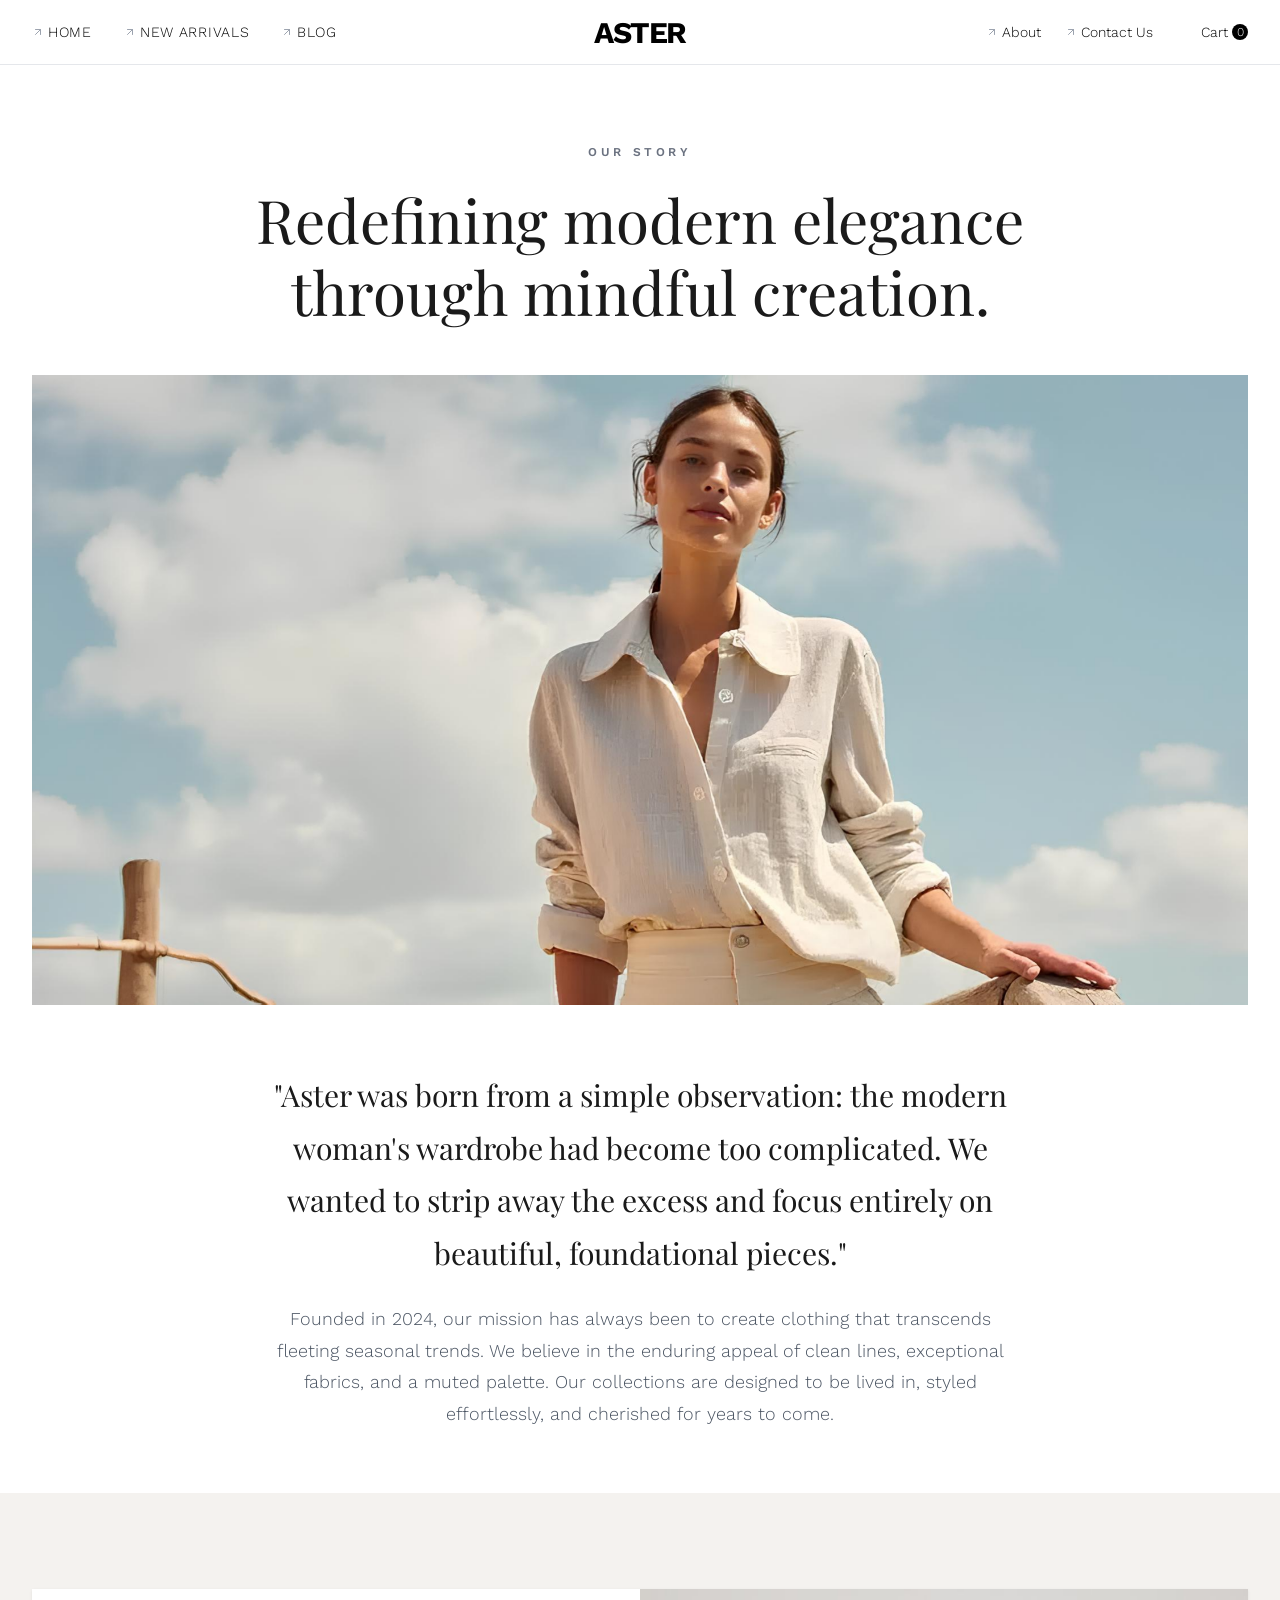
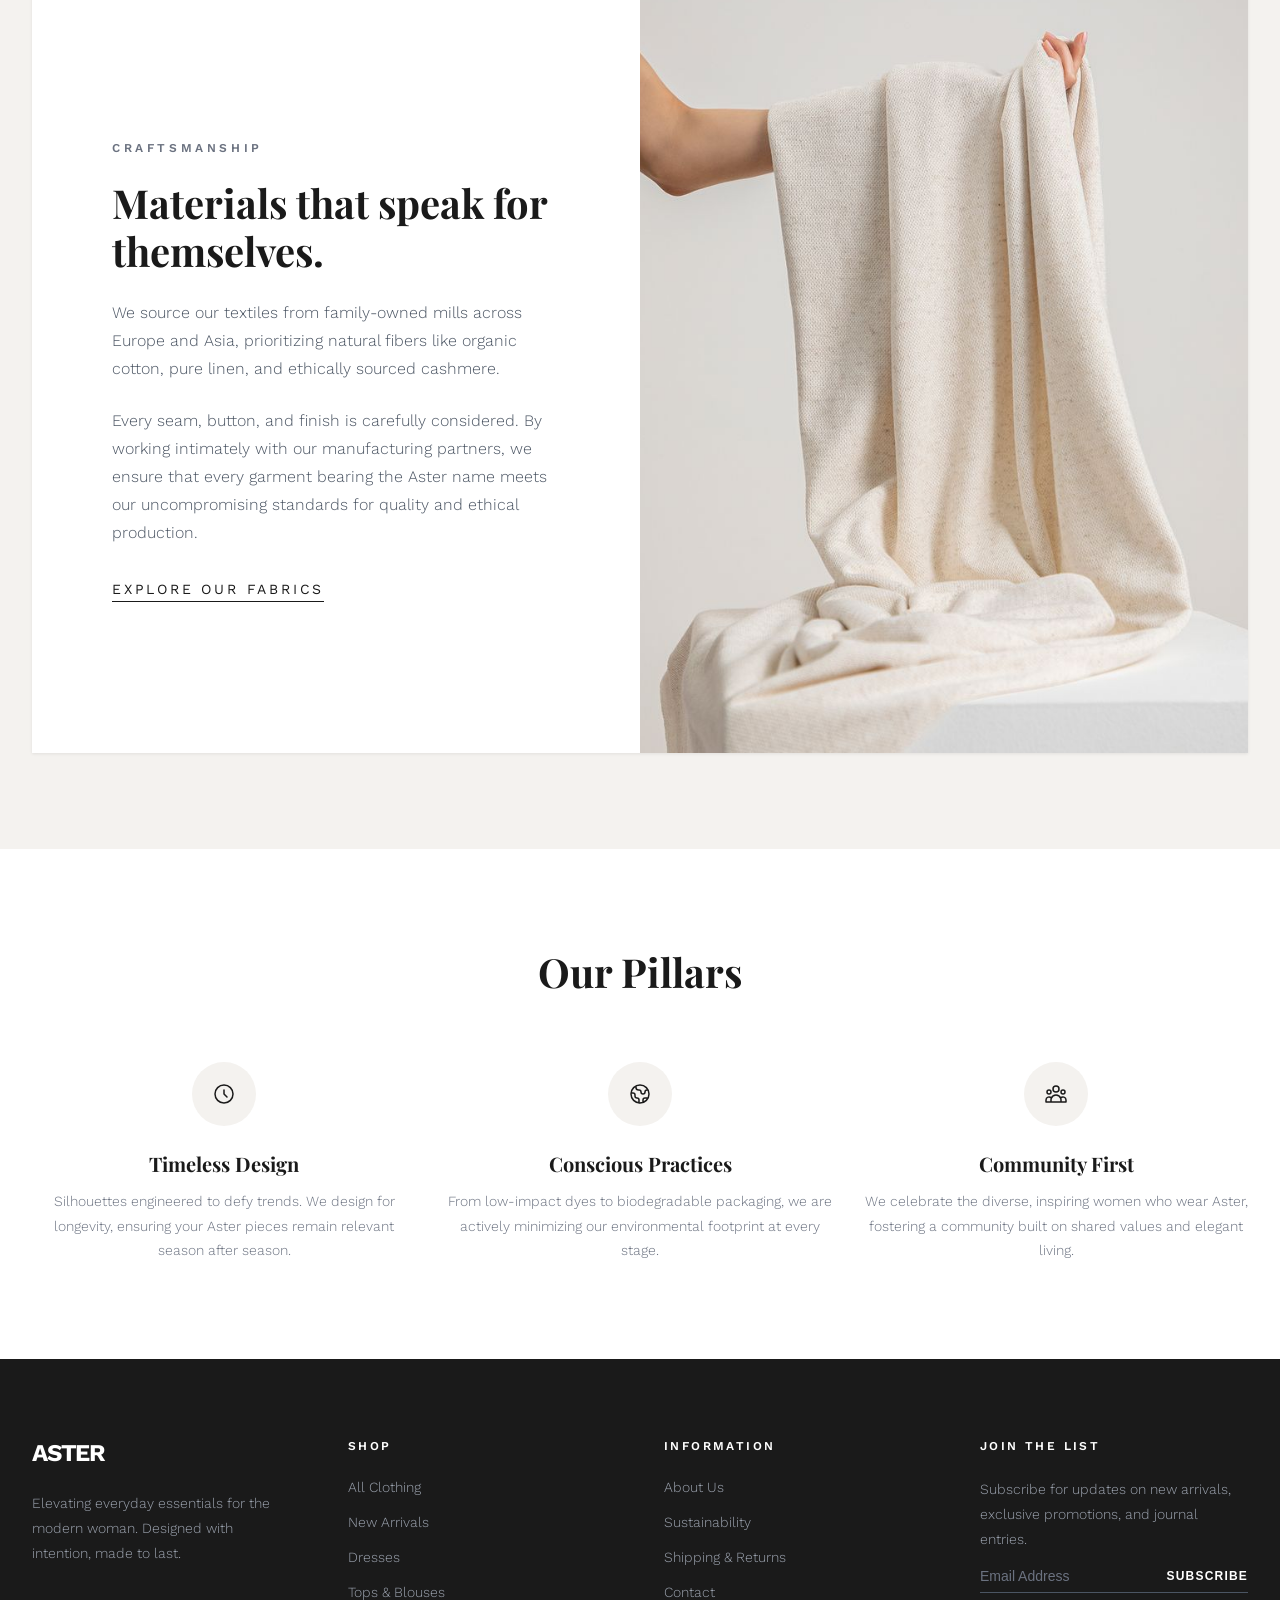
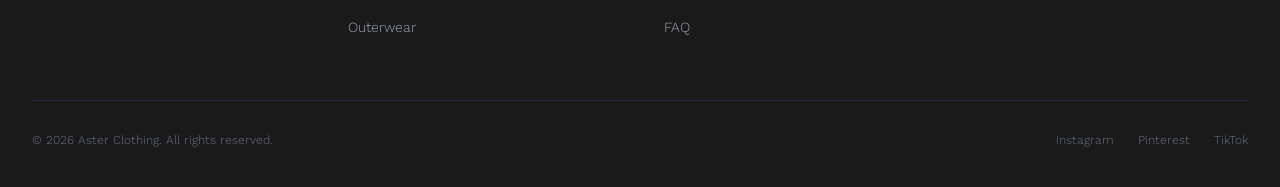
<file: about.html>
<!DOCTYPE html>
<html lang="en">

<head>
    <meta charset="UTF-8">
    <meta name="viewport" content="width=device-width, initial-scale=1.0">
    <title>About Aster</title>
    <link rel="preconnect" href="https://fonts.googleapis.com">
    <link rel="preconnect" href="https://fonts.gstatic.com" crossorigin>
    <link
        href="https://fonts.googleapis.com/css2?family=Playfair+Display:ital,wght@0,400;0,600;1,400&family=Work+Sans:wght@300;400;500&display=swap"
        rel="stylesheet">
    <link rel="stylesheet" href="about.css">
</head>

<body>
    <nav class="navbar">

        <!-- Left Nav Links -->
        <div class="nav-links">

            <a href="./index.html" class="nav-link">
                <svg class="nav-arrow" fill="none" stroke="currentColor" viewBox="0 0 24 24">
                    <path stroke-linecap="round" stroke-linejoin="round" stroke-width="2" d="M7 17L17 7M17 7H7M17 7V17">
                    </path>
                </svg>
                Home
            </a>

            <a href="./newArrivals.html" class="nav-link">
                <svg class="nav-arrow" fill="none" stroke="currentColor" viewBox="0 0 24 24">
                    <path stroke-linecap="round" stroke-linejoin="round" stroke-width="2" d="M7 17L17 7M17 7H7M17 7V17">
                    </path>
                </svg>
                New Arrivals
            </a>

            <a href="./blog.html" class="nav-link">
                <svg class="nav-arrow" fill="none" stroke="currentColor" viewBox="0 0 24 24">
                    <path stroke-linecap="round" stroke-linejoin="round" stroke-width="2" d="M7 17L17 7M17 7H7M17 7V17">
                    </path>
                </svg>
                Blog
            </a>
        </div>

        <!-- Mobile Menu Button -->

        <button id="mobile-menu-btn" class="mobile-menu-btn" aria-label="Toggle navigation menu" aria-expanded="false">

            <img id="mobile-menu-icon" src="./img/svg/hamburger-menu-svgrepo-com.svg" alt="Open menu" width="50"
                height="50">

        </button>

        <!-- Logo -->

        <div class="logo-container">
            <a href="./index.html" class="logo">
                Aster
            </a>
        </div>

        <!-- Right Nav -->

        <div class="nav-icons">

            <a href="./about.html" class="nav-link desktop-only">
                <svg class="nav-arrow" fill="none" stroke="currentColor" viewBox="0 0 24 24">
                    <path stroke-linecap="round" stroke-linejoin="round" stroke-width="2" d="M7 17L17 7M17 7H7M17 7V17">
                    </path>
                </svg>
                About
            </a>

            <a href="./contact.html" class="nav-link desktop-only">
                <svg class="nav-arrow" fill="none" stroke="currentColor" viewBox="0 0 24 24">
                    <path stroke-linecap="round" stroke-linejoin="round" stroke-width="2" d="M7 17L17 7M17 7H7M17 7V17">
                    </path>
                </svg>
                Contact Us
            </a>
            <a href="#" class="nav-icon">
                <svg class="icon"></svg>
                Cart
                <span class="cart-count">0</span>
            </a>

        </div>

        <!-- Mobile Menu -->

        <div id="mobile-menu" class="mobile-menu">

            <div class="mobile-menu-links">
                <a href="./index.html">Home</a>
                <a href="./newArrivals.html">New Arrivals</a>
                <a href="./about.html">About</a>
                <a href="./blog.html">Blog</a>
                <a href="./contact.html">Contact Us</a>
            </div>

        </div>

    </nav>

    <header class="about-header">

        <div class="header-content fade-in-up">

            <span class="section-label hero-text-fade delay-1">
                Our Story
            </span>

            <h1 class="header-title hero-text-fade delay-2">
                Redefining modern elegance
                <br class="desktop-break">
                through mindful creation.
            </h1>

        </div>

        <div class="header-image-wrapper fade-in-up delay-1">

            <img src="./img/about/AboutPage01.jpeg" alt="Aster Studio Process"
                class="header-image header-image-animation">

        </div>

    </header>

    <section class="about-section">

        <div class="about-content fade-in-up delay-2">

            <p class="about-quote">
                "Aster was born from a simple observation: the modern woman's wardrobe had become too complicated. We
                wanted to strip away the excess and focus entirely on beautiful, foundational pieces."
            </p>

            <p class="about-description">
                Founded in 2024, our mission has always been to create clothing that transcends fleeting seasonal
                trends. We believe in the enduring appeal of clean lines, exceptional fabrics, and a muted palette. Our
                collections are designed to be lived in, styled effortlessly, and cherished for years to come.
            </p>

        </div>

    </section>

    <section class="craft-section">

        <div class="craft-container">

            <div class="craft-content">

                <span class="section-label">
                    Craftsmanship
                </span>

                <h2 class="craft-title">
                    Materials that speak for themselves.
                </h2>

                <p class="craft-text">
                    We source our textiles from family-owned mills across Europe and Asia, prioritizing natural fibers
                    like organic cotton, pure linen, and ethically sourced cashmere.
                </p>

                <p class="craft-text">
                    Every seam, button, and finish is carefully considered. By working intimately with our manufacturing
                    partners, we ensure that every garment bearing the Aster name meets our uncompromising standards for
                    quality and ethical production.
                </p>

                <div class="craft-button">
                    <a href="#" class="text-link">
                        Explore Our Fabrics
                    </a>
                </div>

            </div>

            <div class="craft-image-wrapper">

                <img src="./img/about/clothMatrial.jpeg" alt="Fabric details" class="craft-image">

            </div>

        </div>

    </section>

    <section class="pillars-section">

        <div class="pillars-container">

            <div class="pillars-header">
                <h2 class="pillars-title">Our Pillars</h2>
            </div>

            <div class="pillars-grid">

                <!-- Pillar 1 -->
                <article class="pillar-card">

                    <div class="pillar-icon">
                        <svg class="pillar-svg" fill="none" stroke="currentColor" viewBox="0 0 24 24">
                            <path stroke-linecap="round" stroke-linejoin="round" stroke-width="1.5"
                                d="M12 8v4l3 3m6-3a9 9 0 11-18 0 9 9 0 0118 0z">
                            </path>
                        </svg>
                    </div>

                    <h3 class="pillar-title">Timeless Design</h3>

                    <p class="pillar-text">
                        Silhouettes engineered to defy trends. We design for longevity,
                        ensuring your Aster pieces remain relevant season after season.
                    </p>

                </article>

                <!-- Pillar 2 -->
                <article class="pillar-card">

                    <div class="pillar-icon">
                        <svg class="pillar-svg" fill="none" stroke="currentColor" viewBox="0 0 24 24">
                            <path stroke-linecap="round" stroke-linejoin="round" stroke-width="1.5"
                                d="M3.055 11H5a2 2 0 012 2v1a2 2 0 002 2 2 2 0 012 2v2.945M8 3.935V5.5A2.5 2.5 0 0010.5 8h.5a2 2 0 012 2 2 2 0 104 0 2 2 0 012-2h1.064M15 20.488V18a2 2 0 012-2h3.064M21 12a9 9 0 11-18 0 9 9 0 0118 0z">
                            </path>
                        </svg>
                    </div>

                    <h3 class="pillar-title">Conscious Practices</h3>

                    <p class="pillar-text">
                        From low-impact dyes to biodegradable packaging, we are actively
                        minimizing our environmental footprint at every stage.
                    </p>

                </article>

                <!-- Pillar 3 -->
                <article class="pillar-card">

                    <div class="pillar-icon">
                        <svg class="pillar-svg" fill="none" stroke="currentColor" viewBox="0 0 24 24">
                            <path stroke-linecap="round" stroke-linejoin="round" stroke-width="1.5"
                                d="M17 20h5v-2a3 3 0 00-5.356-1.857M17 20H7m10 0v-2c0-.656-.126-1.283-.356-1.857M7 20H2v-2a3 3 0 015.356-1.857M7 20v-2c0-.656.126-1.283.356-1.857m0 0a5.002 5.002 0 019.288 0M15 7a3 3 0 11-6 0 3 3 0 016 0zm6 3a2 2 0 11-4 0 2 2 0 014 0zM7 10a2 2 0 11-4 0 2 2 0 014 0z">
                            </path>
                        </svg>
                    </div>

                    <h3 class="pillar-title">Community First</h3>

                    <p class="pillar-text">
                        We celebrate the diverse, inspiring women who wear Aster,
                        fostering a community built on shared values and elegant living.
                    </p>

                </article>

            </div>

        </div>

    </section>

    <footer class="footer">

        <div class="footer-container">

            <!-- Brand -->
            <div class="footer-brand">

                <h2 class="footer-logo">Aster</h2>

                <p class="footer-description">
                    Elevating everyday essentials for the modern woman.
                    Designed with intention, made to last.
                </p>

            </div>

            <!-- Shop -->
            <div class="footer-column">

                <h4 class="footer-heading">Shop</h4>

                <ul class="footer-links">
                    <li><a href="#">All Clothing</a></li>
                    <li><a href="#">New Arrivals</a></li>
                    <li><a href="#">Dresses</a></li>
                    <li><a href="#">Tops & Blouses</a></li>
                    <li><a href="#">Outerwear</a></li>
                </ul>

            </div>

            <!-- Information -->
            <div class="footer-column">

                <h4 class="footer-heading">Information</h4>

                <ul class="footer-links">
                    <li><a href="aster-about.html">About Us</a></li>
                    <li><a href="#">Sustainability</a></li>
                    <li><a href="#">Shipping & Returns</a></li>
                    <li><a href="#">Contact</a></li>
                    <li><a href="#">FAQ</a></li>
                </ul>

            </div>

            <!-- Newsletter -->
            <div class="footer-column">

                <h4 class="footer-heading">Join the List</h4>

                <p class="newsletter-text">
                    Subscribe for updates on new arrivals, exclusive promotions,
                    and journal entries.
                </p>

                <form class="newsletter-form">

                    <input type="email" class="newsletter-input" placeholder="Email Address">

                    <button type="submit" class="newsletter-btn">
                        Subscribe
                    </button>

                </form>

            </div>

        </div>

        <div class="footer-bottom">

            <p>
                &copy; 2026 Aster Clothing. All rights reserved.
            </p>

            <div class="social-links">
                <a href="#">Instagram</a>
                <a href="#">Pinterest</a>
                <a href="#">TikTok</a>
            </div>

        </div>

    </footer>

    <script src="./script.js"></script>
</body>

</html>
</file>
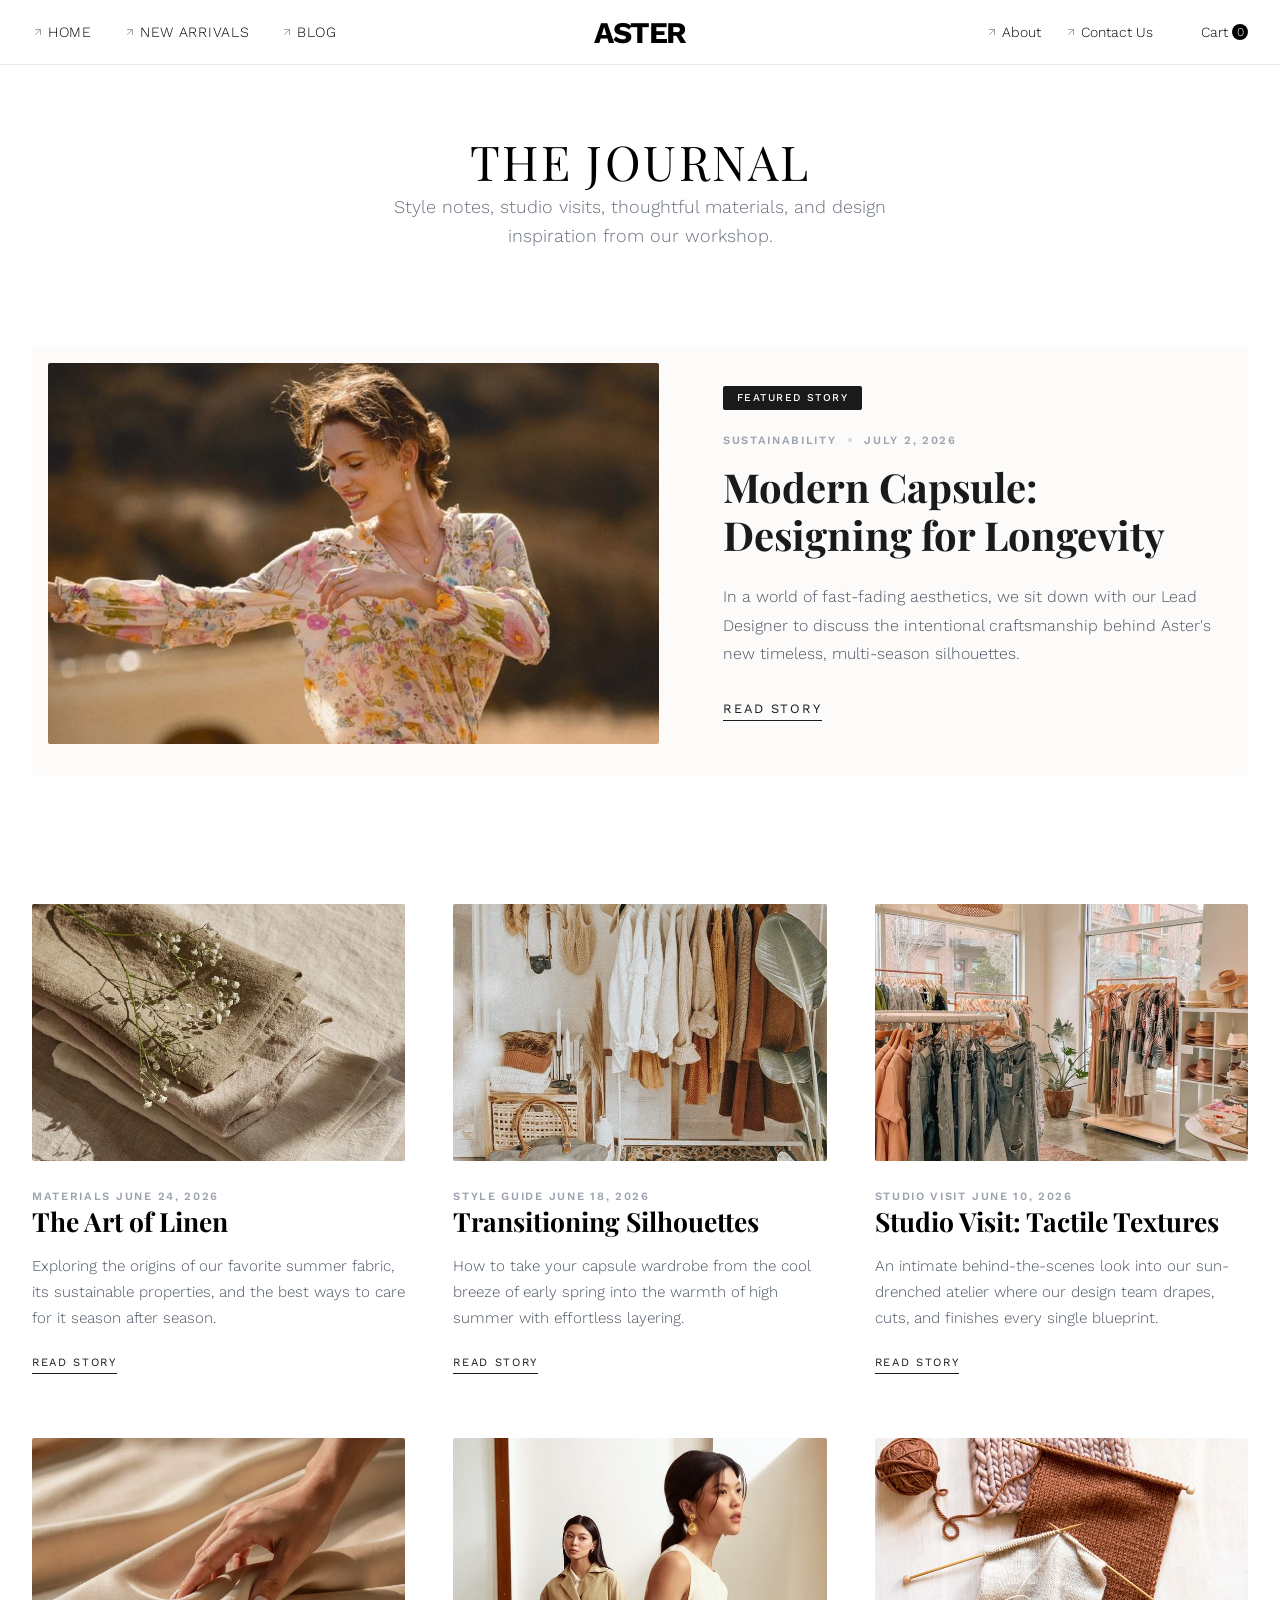
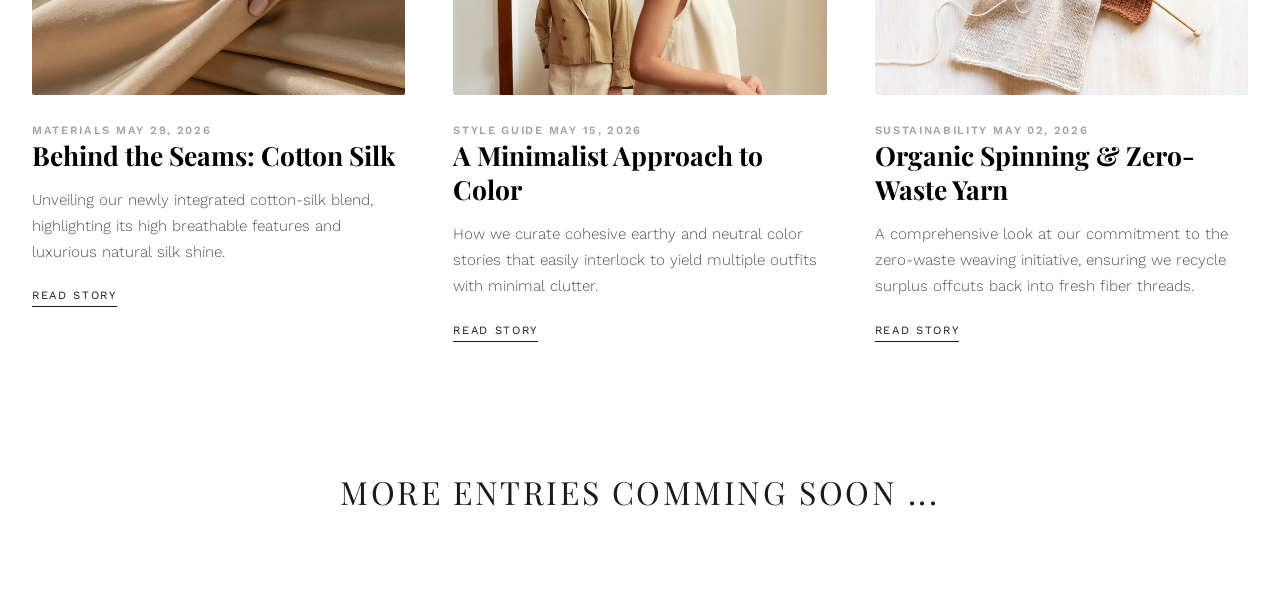
<file: blog.html>
<!DOCTYPE html>
<html lang="en">

<head>
    <meta charset="UTF-8">
    <meta name="viewport" content="width=device-width, initial-scale=1.0">
    <title>Aster - Journal</title>
    <link rel="preconnect" href="https://fonts.googleapis.com">
    <link rel="preconnect" href="https://fonts.gstatic.com" crossorigin>
    <link
        href="https://fonts.googleapis.com/css2?family=Playfair+Display:ital,wght@0,400;0,600;1,400&family=Work+Sans:wght@300;400;500&display=swap"
        rel="stylesheet">
    <link rel="stylesheet" href="./blog.css">
</head>

<body>
    <nav class="navbar">

        <!-- Left Nav Links -->
        <div class="nav-links">

            <a href="./index.html" class="nav-link">
                <svg class="nav-arrow" fill="none" stroke="currentColor" viewBox="0 0 24 24">
                    <path stroke-linecap="round" stroke-linejoin="round" stroke-width="2" d="M7 17L17 7M17 7H7M17 7V17">
                    </path>
                </svg>
                Home
            </a>

            <a href="./newArrivals.html" class="nav-link">
                <svg class="nav-arrow" fill="none" stroke="currentColor" viewBox="0 0 24 24">
                    <path stroke-linecap="round" stroke-linejoin="round" stroke-width="2" d="M7 17L17 7M17 7H7M17 7V17">
                    </path>
                </svg>
                New Arrivals
            </a>

            <a href="./blog.html" class="nav-link">
                <svg class="nav-arrow" fill="none" stroke="currentColor" viewBox="0 0 24 24">
                    <path stroke-linecap="round" stroke-linejoin="round" stroke-width="2" d="M7 17L17 7M17 7H7M17 7V17">
                    </path>
                </svg>
                Blog
            </a>
        </div>

        <!-- Mobile Menu Button -->

        <button id="mobile-menu-btn" class="mobile-menu-btn" aria-label="Toggle navigation menu" aria-expanded="false">

            <img id="mobile-menu-icon" src="./img/svg/hamburger-menu-svgrepo-com.svg" alt="Open menu" width="50"
                height="50">

        </button>

        <!-- Logo -->

        <div class="logo-container">
            <a href="./index.html" class="logo">
                Aster
            </a>
        </div>

        <!-- Right Nav -->

        <div class="nav-icons">

            <a href="./about.html" class="nav-link desktop-only">
                <svg class="nav-arrow" fill="none" stroke="currentColor" viewBox="0 0 24 24">
                    <path stroke-linecap="round" stroke-linejoin="round" stroke-width="2" d="M7 17L17 7M17 7H7M17 7V17">
                    </path>
                </svg>
                About
            </a>

            <a href="./contact.html" class="nav-link desktop-only">
                <svg class="nav-arrow" fill="none" stroke="currentColor" viewBox="0 0 24 24">
                    <path stroke-linecap="round" stroke-linejoin="round" stroke-width="2" d="M7 17L17 7M17 7H7M17 7V17">
                    </path>
                </svg>
                Contact Us
            </a>
            <a href="#" class="nav-icon">
                <svg class="icon"></svg>
                Cart
                <span class="cart-count">0</span>
            </a>

        </div>

        <!-- Mobile Menu -->

        <div id="mobile-menu" class="mobile-menu">

            <div class="mobile-menu-links">
                <a href="./index.html">Home</a>
                <a href="./newArrivals.html">New Arrivals</a>
                <a href="./about.html">About</a>
                <a href="./blog.html">Blog</a>
                <a href="./contact.html">Contact Us</a>
            </div>

        </div>

    </nav>

    <header class="journal-hero">
        <div class="journal-header">
            <h1 class="journal-title-main hero-text-fade delay-1">The Journal</h1>
            <p class="journal-subtitle-main hero-text-fade delay-2">
                Style notes, studio visits, thoughtful materials, and design inspiration from our workshop.
            </p>
        </div>
    </header>

    <section class="journal-hero journal-hero-animation">
        <article class="featured-post-card">
            <div class="featured-image-wrapper">
                <img src="./img/blog/Main.jpeg" alt="Sustainable Capsule Wardrobe Editorial">
            </div>
            <div class="featured-info" style="animation-delay: 0.8s" ;>
                <span class="badge-new">Featured Story</span>
                <div class="post-meta">
                    <span class="post-category">Sustainability</span>
                    <span class="post-dot"></span>
                    <span class="post-date">July 2, 2026</span>
                </div>
                <h2 class="featured-title">Modern Capsule: Designing for Longevity</h2>
                <p class="featured-desc">
                    In a world of fast-fading aesthetics, we sit down with our Lead Designer to discuss the intentional
                    craftsmanship behind Aster's new timeless, multi-season silhouettes.
                </p>
                <span class="read-more-btn">Read Story</span>
            </div>
        </article>
    </section>

    <section class="blog-grid-section">
        <h2></h2>
        <div class="blog-grid" id="entries-grid">

            <!-- Article 1: The Art of Linen -->
            <article class="blog-card" data-category="materials">
                <div class="blog-image-wrapper">
                    <img src="./img/blog/02.jpeg" alt="Pure Loom Linen detail">
                </div>
                <div class="blog-meta">
                    <span class="post-category">Materials</span>
                    <span class="post-dot"></span>
                    <span class="post-date">June 24, 2026</span>
                </div>
                <h3 class="blog-card-title">The Art of Linen</h3>
                <p class="blog-description">
                    Exploring the origins of our favorite summer fabric, its sustainable properties, and the best ways
                    to care for it season after season.
                </p>
                <span class="read-more-btn" style="font-size: 0.7rem;">Read Story</span>
            </article>

            <!-- Article 2: Transitioning Silhouettes -->
            <article class="blog-card" data-category="style guide">
                <div class="blog-image-wrapper">
                    <img src="./img/blog/01.jpeg" alt="Model wearing layering linen jacket">
                </div>
                <div class="blog-meta">
                    <span class="post-category">Style Guide</span>
                    <span class="post-dot"></span>
                    <span class="post-date">June 18, 2026</span>
                </div>
                <h3 class="blog-card-title">Transitioning Silhouettes</h3>
                <p class="blog-description">
                    How to take your capsule wardrobe from the cool breeze of early spring into the warmth of high
                    summer with effortless layering.
                </p>
                <span class="read-more-btn" style="font-size: 0.7rem;">Read Story</span>
            </article>

            <!-- Article 3: Studio Visit -->
            <article class="blog-card" data-category="studio visit">
                <div class="blog-image-wrapper">
                    <img src="./img/blog/03.jpeg" alt="Behind the scenes design workshop desk">
                </div>
                <div class="blog-meta">
                    <span class="post-category">Studio Visit</span>
                    <span class="post-dot"></span>
                    <span class="post-date">June 10, 2026</span>
                </div>
                <h3 class="blog-card-title">Studio Visit: Tactile Textures</h3>
                <p class="blog-description">
                    An intimate behind-the-scenes look into our sun-drenched atelier where our design team drapes, cuts,
                    and finishes every single blueprint.
                </p>
                <span class="read-more-btn" style="font-size: 0.7rem;">Read Story</span>
            </article>

            <!-- Article 4: Behind the Seams -->
            <article class="blog-card" data-category="materials">
                <div class="blog-image-wrapper">
                    <img src="./img/blog/04.jpeg" alt="Hanging premium neutral color shirts">
                </div>
                <div class="blog-meta">
                    <span class="post-category">Materials</span>
                    <span class="post-dot"></span>
                    <span class="post-date">May 29, 2026</span>
                </div>
                <h3 class="blog-card-title">Behind the Seams: Cotton Silk</h3>
                <p class="blog-description">
                    Unveiling our newly integrated cotton-silk blend, highlighting its high breathable features and
                    luxurious natural silk shine.
                </p>
                <span class="read-more-btn" style="font-size: 0.7rem;">Read Story</span>
            </article>

            <!-- Article 5: Approach to Color -->
            <article class="blog-card" data-category="style guide">
                <div class="blog-image-wrapper">
                    <img src="./img/blog/05.jpeg" alt="Beautiful neutral tonal shades portrait">
                </div>
                <div class="blog-meta">
                    <span class="post-category">Style Guide</span>
                    <span class="post-dot"></span>
                    <span class="post-date">May 15, 2026</span>
                </div>
                <h3 class="blog-card-title">A Minimalist Approach to Color</h3>
                <p class="blog-description">
                    How we curate cohesive earthy and neutral color stories that easily interlock to yield multiple
                    outfits with minimal clutter.
                </p>
                <span class="read-more-btn" style="font-size: 0.7rem;">Read Story</span>
            </article>

            <!-- Article 6: Organic Threading -->
            <article class="blog-card" data-category="sustainability">
                <div class="blog-image-wrapper">
                    <img src="./img/blog/06.jpeg" alt="Ecological raw yarn spinning workshop">
                </div>
                <div class="blog-meta">
                    <span class="post-category">Sustainability</span>
                    <span class="post-dot"></span>
                    <span class="post-date">May 02, 2026</span>
                </div>
                <h3 class="blog-card-title">Organic Spinning & Zero-Waste Yarn</h3>
                <p class="blog-description">
                    A comprehensive look at our commitment to the zero-waste weaving initiative, ensuring we recycle
                    surplus offcuts back into fresh fiber threads.
                </p>
                <span class="read-more-btn" style="font-size: 0.7rem;">Read Story</span>
            </article>
    </section>

    <div class="more-entires">
        <h2>More Entries Comming Soon ...</h2>
    </div>

    <script src="./script.js"></script>
</body>

</html>
</file>
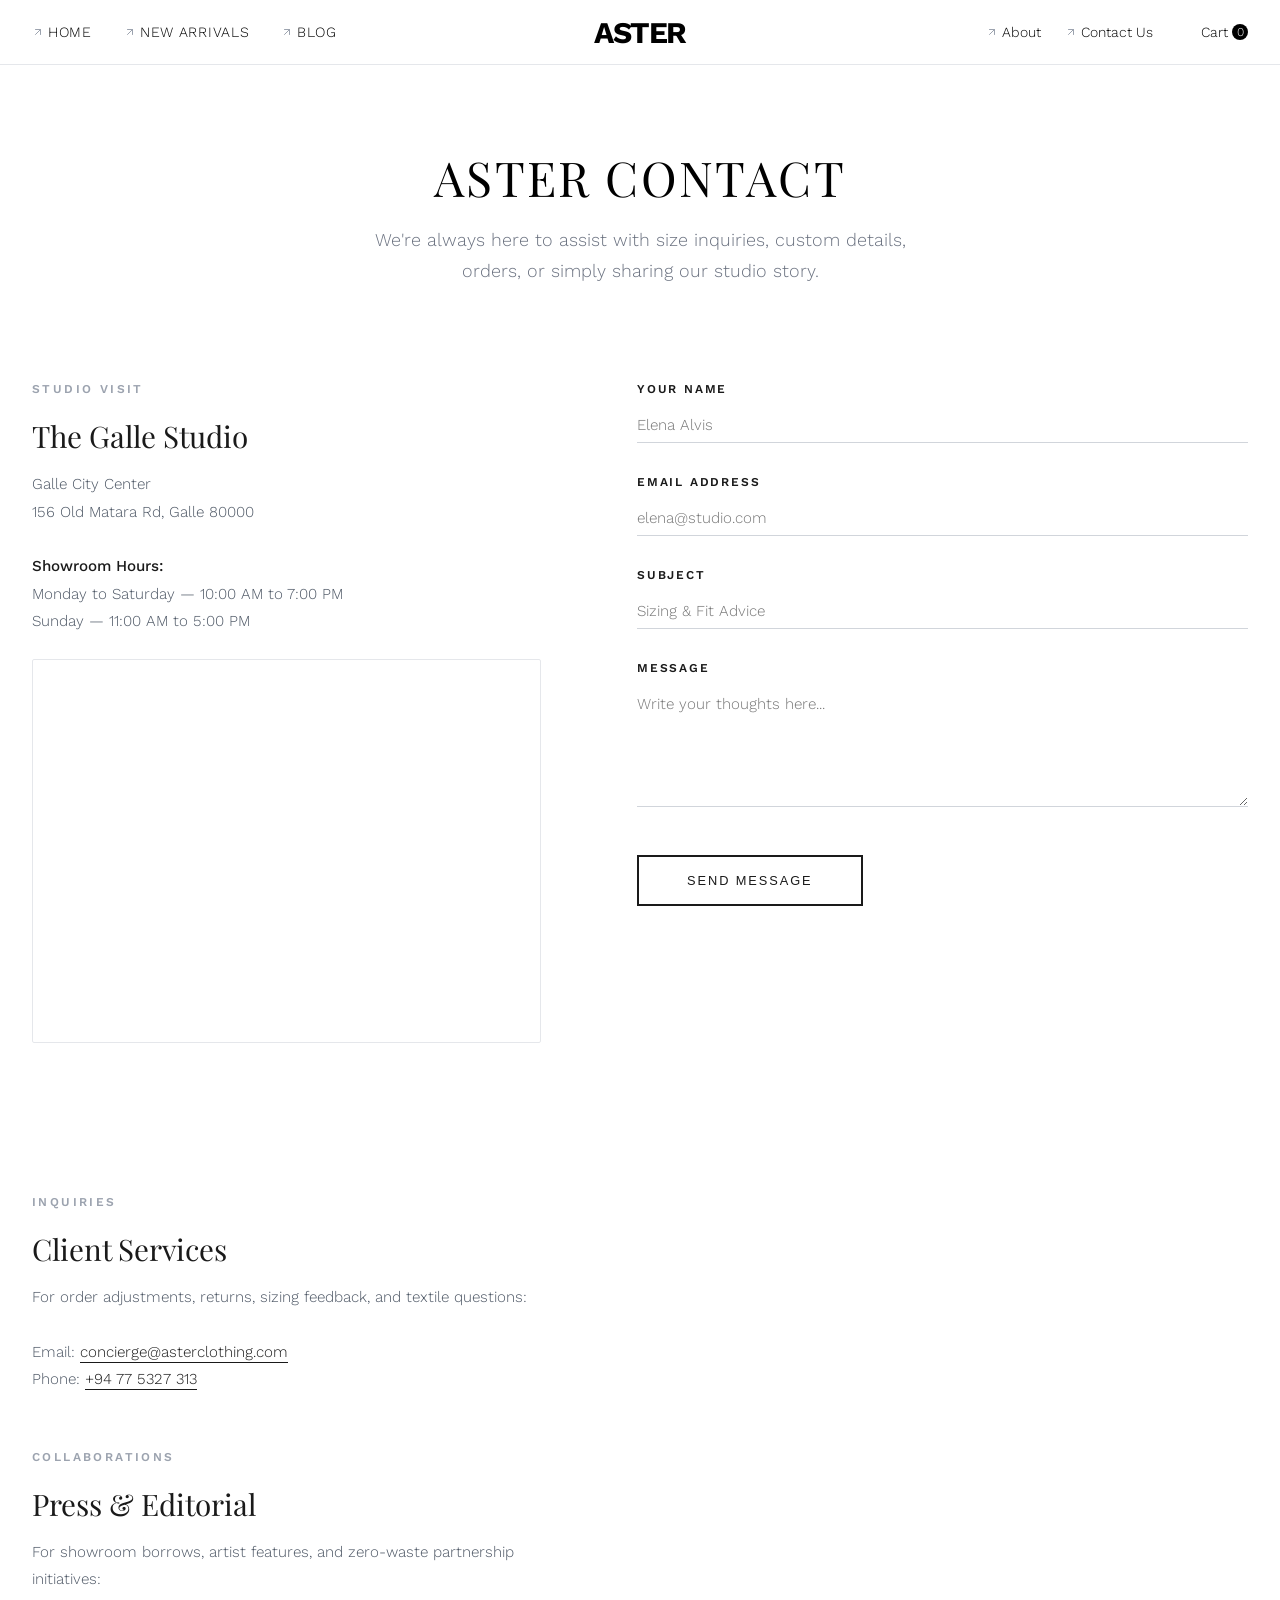
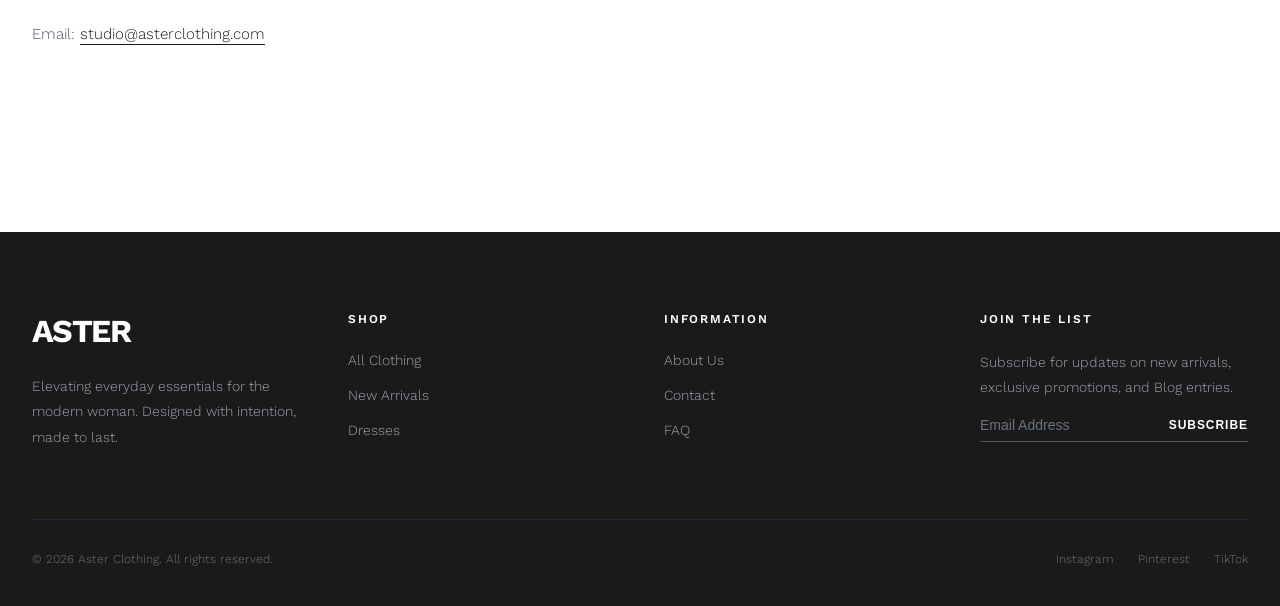
<file: contact.html>
<!DOCTYPE html>
<html lang="en">

<head>
    <meta charset="UTF-8">
    <meta name="viewport" content="width=device-width, initial-scale=1.0">
    <title>Document</title>
    <link rel="preconnect" href="https://fonts.googleapis.com">
    <link rel="preconnect" href="https://fonts.gstatic.com" crossorigin>
    <link
        href="https://fonts.googleapis.com/css2?family=Playfair+Display:ital,wght@0,400;0,600;1,400&family=Work+Sans:wght@300;400;500&display=swap"
        rel="stylesheet">
    <link rel="stylesheet" href="./contact.css">
</head>

<body>
    <nav class="navbar">

        <!-- Left Nav Links -->
        <div class="nav-links">

            <a href="./index.html" class="nav-link">
                <svg class="nav-arrow" fill="none" stroke="currentColor" viewBox="0 0 24 24">
                    <path stroke-linecap="round" stroke-linejoin="round" stroke-width="2" d="M7 17L17 7M17 7H7M17 7V17">
                    </path>
                </svg>
                Home
            </a>

            <a href="./newArrivals.html" class="nav-link">
                <svg class="nav-arrow" fill="none" stroke="currentColor" viewBox="0 0 24 24">
                    <path stroke-linecap="round" stroke-linejoin="round" stroke-width="2" d="M7 17L17 7M17 7H7M17 7V17">
                    </path>
                </svg>
                New Arrivals
            </a>

            <a href="./blog.html" class="nav-link">
                <svg class="nav-arrow" fill="none" stroke="currentColor" viewBox="0 0 24 24">
                    <path stroke-linecap="round" stroke-linejoin="round" stroke-width="2" d="M7 17L17 7M17 7H7M17 7V17">
                    </path>
                </svg>
                Blog
            </a>
        </div>

        <!-- Mobile Menu Button -->

        <button id="mobile-menu-btn" class="mobile-menu-btn" aria-label="Toggle navigation menu" aria-expanded="false">

            <img id="mobile-menu-icon" src="./img/svg/hamburger-menu-svgrepo-com.svg" alt="Open menu" width="50"
                height="50">

        </button>

        <!-- Logo -->

        <div class="logo-container">
            <a href="./index.html" class="logo">
                Aster
            </a>
        </div>

        <!-- Right Nav -->

        <div class="nav-icons">

            <a href="./about.html" class="nav-link desktop-only">
                <svg class="nav-arrow" fill="none" stroke="currentColor" viewBox="0 0 24 24">
                    <path stroke-linecap="round" stroke-linejoin="round" stroke-width="2" d="M7 17L17 7M17 7H7M17 7V17">
                    </path>
                </svg>
                About
            </a>

            <a href="./contact.html" class="nav-link desktop-only">
                <svg class="nav-arrow" fill="none" stroke="currentColor" viewBox="0 0 24 24">
                    <path stroke-linecap="round" stroke-linejoin="round" stroke-width="2" d="M7 17L17 7M17 7H7M17 7V17">
                    </path>
                </svg>
                Contact Us
            </a>

            <a href="#" class="nav-icon">
                <svg class="icon"></svg>
                Cart
                <span class="cart-count">0</span>
            </a>

        </div>

        <!-- Mobile Menu -->

        <div id="mobile-menu" class="mobile-menu">

            <div class="mobile-menu-links">
                <a href="./index.html">Home</a>
                <a href="./newArrivals.html">New Arrivals</a>
                <a href="./about.html">About</a>
                <a href="./blog.html">Blog</a>
                <a href="./contact.html">Contact Us</a>
            </div>

        </div>

    </nav>

    <!-- Elegant Contact Us Intro -->
    <header class="contact-hero">
        <div class="contact-header">
            <h1 class="contact-title-main hero-text-fade delay-1">Aster contact</h1>
            <p class="contact-subtitle-main hero-text-fade delay-2">
                We're always here to assist with size inquiries, custom details, orders, or simply sharing our studio
                story.
            </p>
        </div>
    </header>

    <!-- Main Interactive Area -->
    <main class="contact-workspace contact-workspace-animation">

        <!-- Studio Visit -->
        <section class="atelier-info">

            <div class="atelier-block">
                <span class="atelier-label">Studio Visit</span>
                <h3 class="atelier-heading">The Galle Studio</h3>
                <p class="atelier-detail-text">
                    Galle City Center<br>
                    156 Old Matara Rd, Galle 80000<br><br>
                    <strong>Showroom Hours:</strong><br>
                    Monday to Saturday — 10:00 AM to 7:00 PM<br>
                    Sunday — 11:00 AM to 5:00 PM
                </p>
                <div class="atelier-map-container">
                    <div class="map-graphic-mock">
                        <iframe
                            src="https://www.google.com/maps/embed?pb=!1m18!1m12!1m3!1d3709.376431129221!2d80.22231817466768!3d6.037270193948342!2m3!1f0!2f0!3f0!3m2!1i1024!2i768!4f13.1!3m3!1m2!1s0x3ae17300325b5bc1%3A0xf1e4f01ed09f803b!2sGalle%20City%20Center!5e1!3m2!1sen!2slk!4v1783182617114!5m2!1sen!2slk"
                            width="800" height="600" style="border:0;" allowfullscreen="" loading="lazy"
                            referrerpolicy="strict-origin-when-cross-origin"></iframe>
                    </div>
                    <div class="map-overlay-text">View Map Layout</div>
                </div>
            </div>

        </section>

        <!-- Minimalist Form -->
        <section class="contact-form-container">
            <form class="contact-form" id="contact-form">

                <div class="form-group">
                    <label for="form-name" class="form-label">Your Name</label>
                    <input type="text" id="form-name" class="form-input" required placeholder="Elena Alvis">
                </div>

                <div class="form-group">
                    <label for="form-email" class="form-label">Email Address</label>
                    <input type="email" id="form-email" class="form-input" required placeholder="elena@studio.com">
                </div>

                <div class="form-group">
                    <label for="form-subject" class="form-label">Subject</label>
                    <input type="text" id="form-subject" class="form-input" required placeholder="Sizing & Fit Advice">
                </div>

                <div class="form-group">
                    <label for="form-message" class="form-label">Message</label>
                    <textarea id="form-message" class="form-textarea" required
                        placeholder="Write your thoughts here..."></textarea>
                </div>

                <button type="submit" class="submit-btn">Send Message</button>

            </form>
        </section>

        <!-- Inquiries and Collaboration -->
        <section class="atelier-info">

            <div class="atelier-block">
                <span class="atelier-label">Inquiries</span>
                <h3 class="atelier-heading">Client Services</h3>
                <p class="atelier-detail-text">
                    For order adjustments, returns, sizing feedback, and textile questions:<br><br>
                    Email: <a href="mailto:concierge@asterclothing.com">concierge@asterclothing.com</a><br>
                    Phone: <a href="tel:+94112345678">+94 77 5327 313</a>
                </p>
            </div>

            <div class="atelier-block">
                <span class="atelier-label">Collaborations</span>
                <h3 class="atelier-heading">Press & Editorial</h3>
                <p class="atelier-detail-text">
                    For showroom borrows, artist features, and zero-waste partnership initiatives:<br><br>
                    Email: <a href="mailto:studio@asterclothing.com">studio@asterclothing.com</a>
                </p>
            </div>

        </section>

    </main>

    <footer class="footer">

        <div class="footer-container">

            <div class="footer-grid">

                <div class="footer-brand">

                    <h2 class="footer-logo">Aster</h2>

                    <p class="footer-description">
                        Elevating everyday essentials for the modern woman. Designed
                        with intention, made to last.
                    </p>

                </div>

                <div class="footer-column">

                    <h4 class="footer-heading">Shop</h4>

                    <ul class="footer-links">
                        <li><a href="./newArrivals.html">All Clothing</a></li>
                        <li><a href="./newArrivals.html">New Arrivals</a></li>
                        <li><a href="./newArrivals.html">Dresses</a></li>

                    </ul>

                </div>

                <div class="footer-column">

                    <h4 class="footer-heading">Information</h4>

                    <ul class="footer-links">
                        <li><a href="./about.html">About Us</a></li>
                        <li><a href="./contact.html">Contact</a></li>
                        <li><a href="./contact.html">FAQ</a></li>
                    </ul>

                </div>

                <div class="footer-column">

                    <h4 class="footer-heading">
                        Join the List
                    </h4>

                    <p class="footer-newsletter-text">
                        Subscribe for updates on new arrivals, exclusive promotions,
                        and Blog entries.
                    </p>

                    <form class="footer-form">

                        <input type="email" placeholder="Email Address" class="footer-input">

                        <button type="submit" class="footer-button">
                            Subscribe
                        </button>

                    </form>

                </div>

            </div>

            <div class="footer-bottom">

                <p>
                    &copy; 2026 Aster Clothing. All rights reserved.
                </p>

                <div class="footer-socials">

                    <a href="https://www.instagram.com/">Instagram</a>
                    <a href="https://www.pinterest.com/">Pinterest</a>
                    <a href="https://www.tiktok.com/">TikTok</a>

                </div>

            </div>

        </div>

    </footer>

    <script src="./script.js"></script>
</body>

</html>
</file>
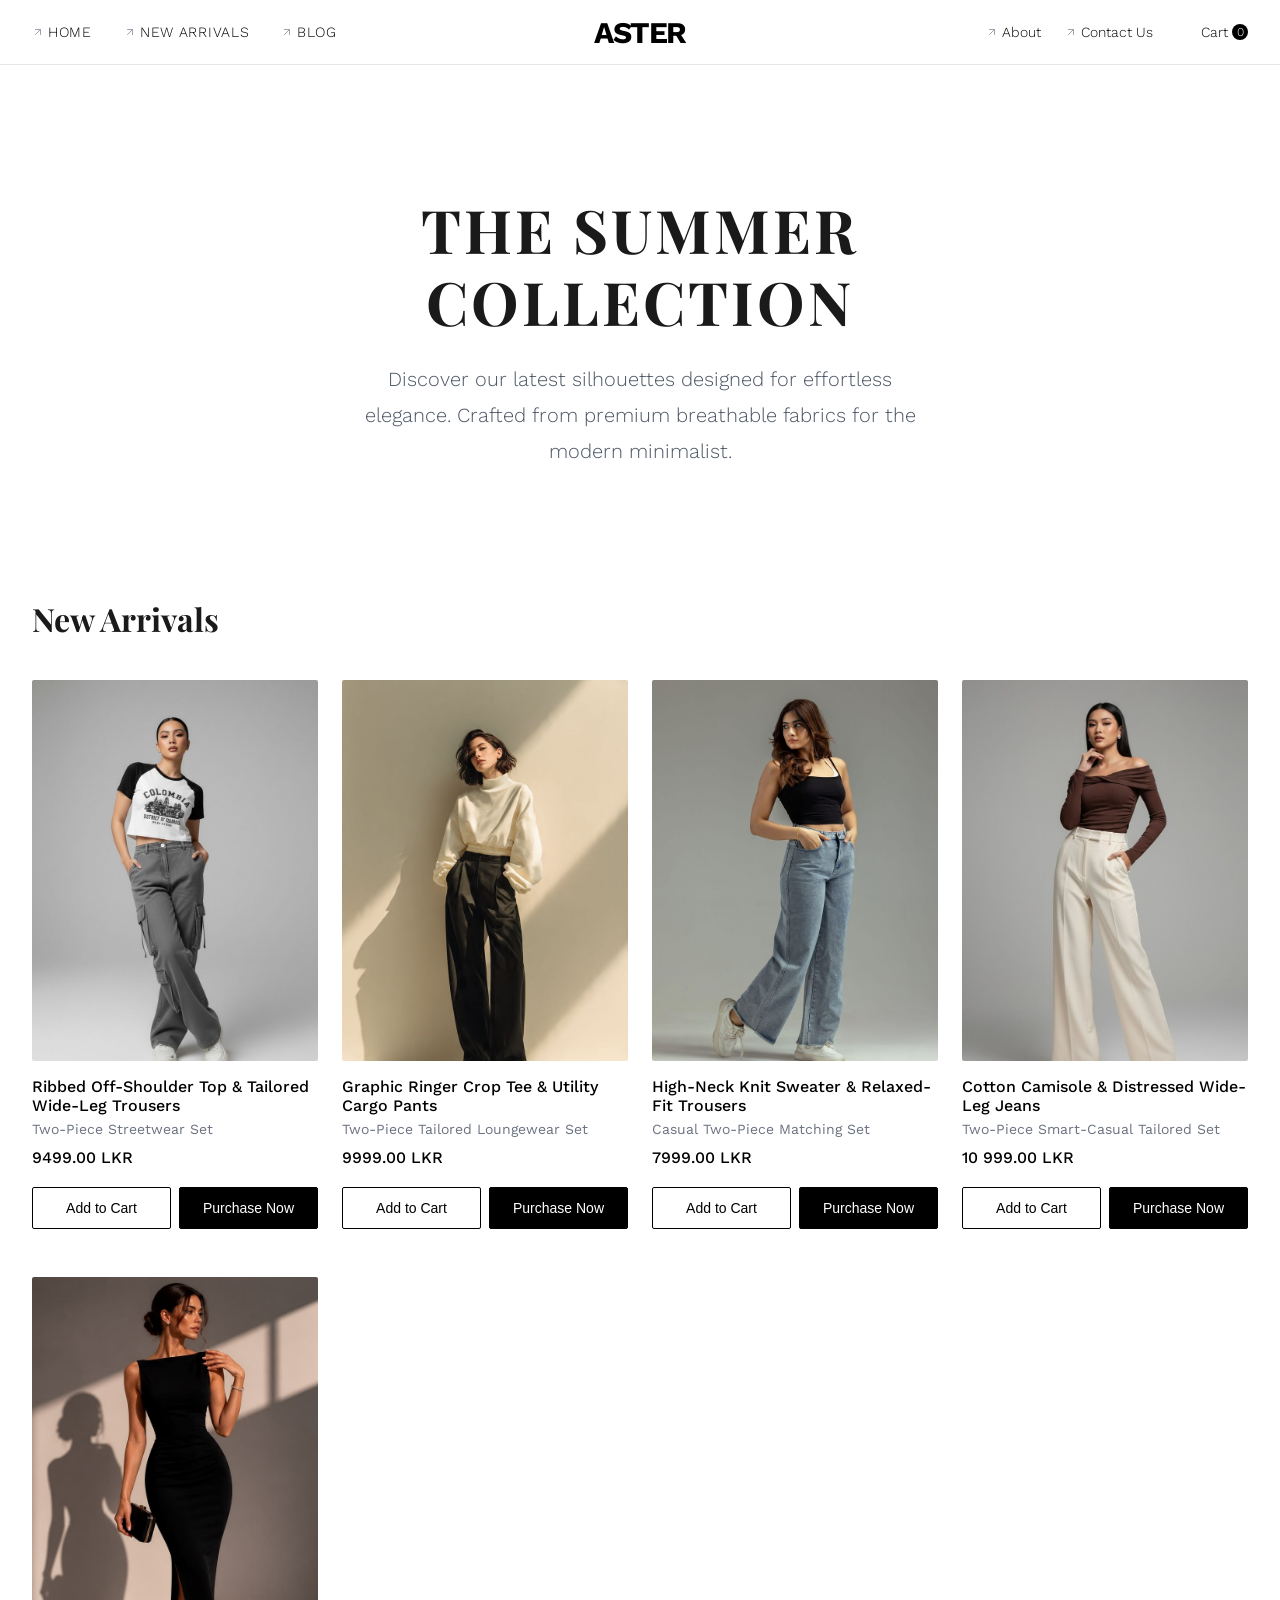
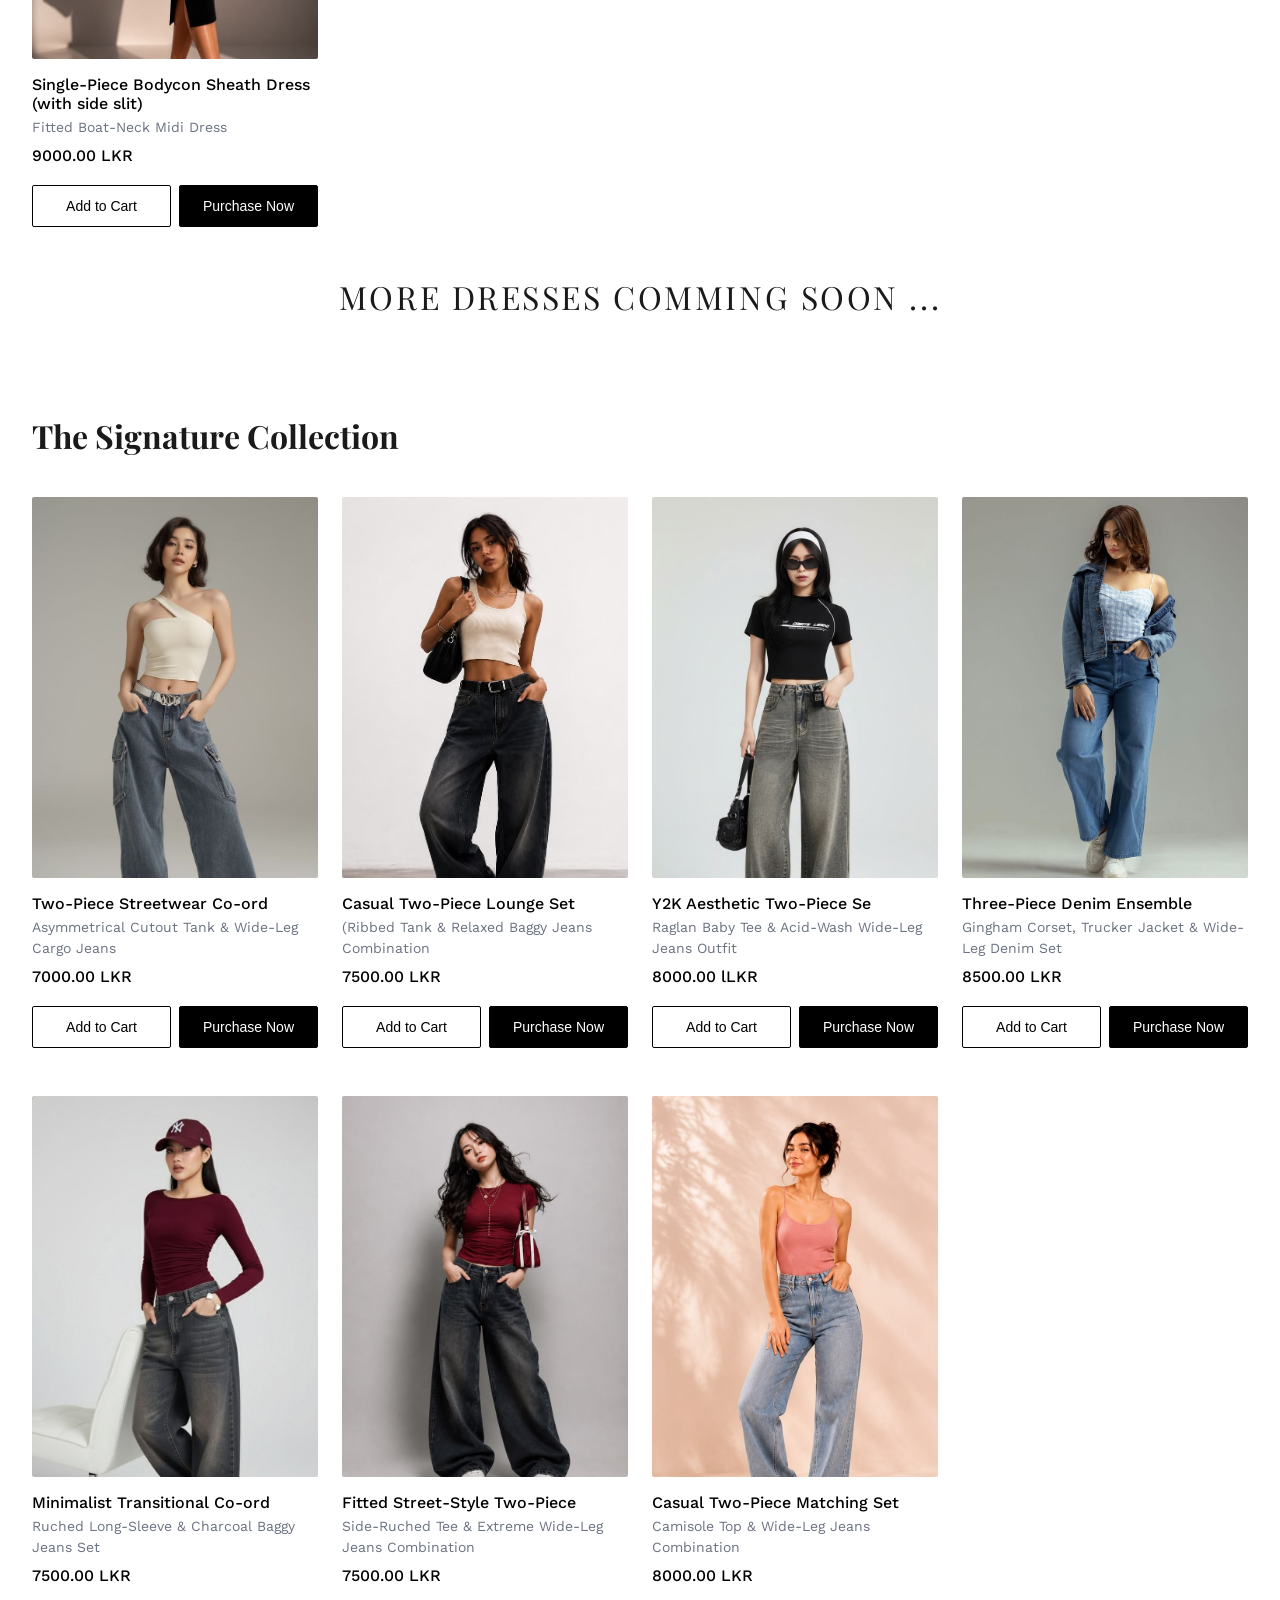
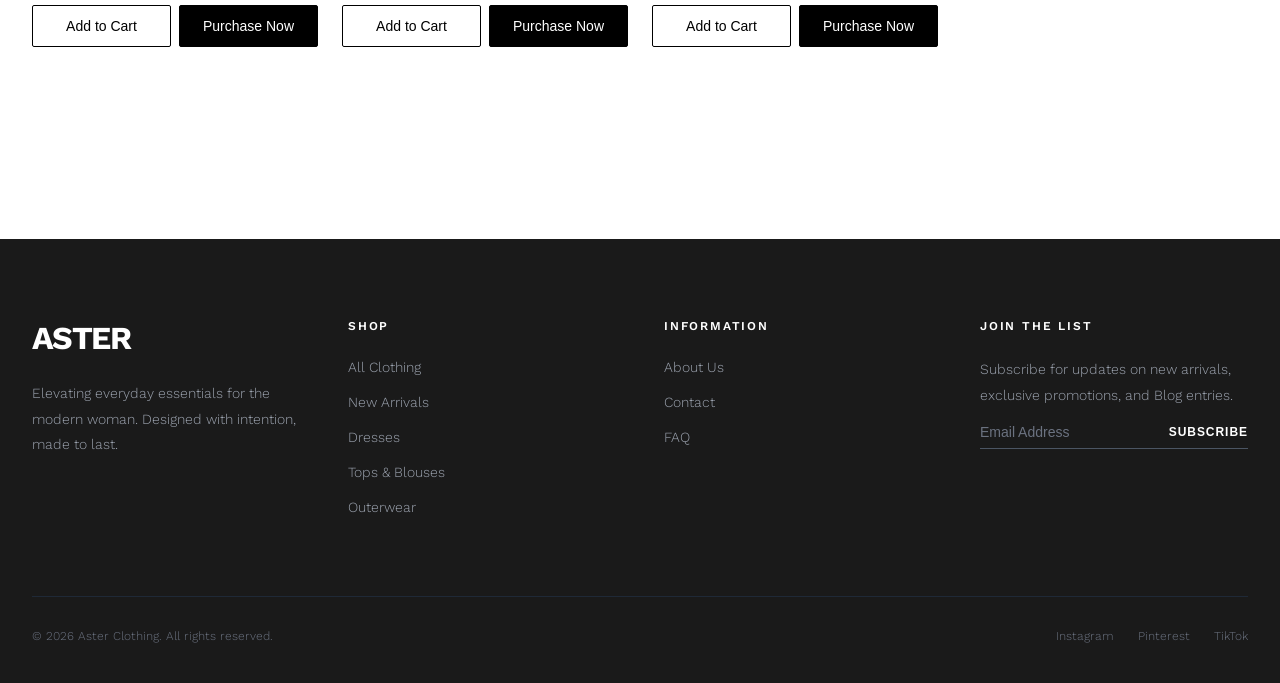
<file: newArrivals.html>
<!DOCTYPE html>
<html lang="en">

<head>
    <meta charset="UTF-8">
    <meta name="viewport" content="width=device-width, initial-scale=1.0">
    <title>Aster - New Arrivals</title>
    <link rel="preconnect" href="https://fonts.googleapis.com">
    <link rel="preconnect" href="https://fonts.gstatic.com" crossorigin>
    <link
        href="https://fonts.googleapis.com/css2?family=Playfair+Display:ital,wght@0,400;0,600;1,400&family=Work+Sans:wght@300;400;500&display=swap"
        rel="stylesheet">
    <link rel="stylesheet" href="./newArrivals.css">
</head>

<body>
    <nav class="navbar">

        <!-- Left Nav Links -->
        <div class="nav-links">

            <a href="./index.html" class="nav-link">
                <svg class="nav-arrow" fill="none" stroke="currentColor" viewBox="0 0 24 24">
                    <path stroke-linecap="round" stroke-linejoin="round" stroke-width="2" d="M7 17L17 7M17 7H7M17 7V17">
                    </path>
                </svg>
                Home
            </a>

            <a href="./newArrivals.html" class="nav-link">
                <svg class="nav-arrow" fill="none" stroke="currentColor" viewBox="0 0 24 24">
                    <path stroke-linecap="round" stroke-linejoin="round" stroke-width="2" d="M7 17L17 7M17 7H7M17 7V17">
                    </path>
                </svg>
                New Arrivals
            </a>

            <a href="./blog.html" class="nav-link">
                <svg class="nav-arrow" fill="none" stroke="currentColor" viewBox="0 0 24 24">
                    <path stroke-linecap="round" stroke-linejoin="round" stroke-width="2" d="M7 17L17 7M17 7H7M17 7V17">
                    </path>
                </svg>
                Blog
            </a>
        </div>

        <!-- Mobile Menu Button -->

        <button id="mobile-menu-btn" class="mobile-menu-btn" aria-label="Toggle navigation menu" aria-expanded="false">

            <img id="mobile-menu-icon" src="./img/svg/hamburger-menu-svgrepo-com.svg" alt="Open menu" width="50"
                height="50">

        </button>

        <!-- Logo -->

        <div class="logo-container">
            <a href="./index.html" class="logo">
                Aster
            </a>
        </div>

        <!-- Right Nav -->

        <div class="nav-icons">

            <a href="./about.html" class="nav-link desktop-only">
                <svg class="nav-arrow" fill="none" stroke="currentColor" viewBox="0 0 24 24">
                    <path stroke-linecap="round" stroke-linejoin="round" stroke-width="2" d="M7 17L17 7M17 7H7M17 7V17">
                    </path>
                </svg>
                About
            </a>

            <a href="./contact.html" class="nav-link desktop-only">
                <svg class="nav-arrow" fill="none" stroke="currentColor" viewBox="0 0 24 24">
                    <path stroke-linecap="round" stroke-linejoin="round" stroke-width="2" d="M7 17L17 7M17 7H7M17 7V17">
                    </path>
                </svg>
                Contact Us
            </a>

            <a href="#" class="nav-icon">
                <svg class="icon"></svg>
                Cart
                <span class="cart-count">0</span>
            </a>

        </div>

        <!-- Mobile Menu -->

        <div id="mobile-menu" class="mobile-menu">

            <div class="mobile-menu-links">
                <a href="./index.html">Home</a>
                <a href="./newArrivals.html">New Arrivals</a>
                <a href="./about.html">About</a>
                <a href="./blog.html">Blog</a>
                <a href="./contact.html">Contact Us</a>
            </div>

        </div>

    </nav>

    <header class="hero">

        <div class="hero-content">

            <h1 class="hero-title hero-text-fade delay-1">
                The Summer Collection
            </h1>

            <p class="hero-description hero-text-fade delay-2">
                Discover our latest silhouettes designed for effortless elegance.
                Crafted from premium breathable fabrics for the modern minimalist.
            </p>

        </div>

    </header>


    <main class="main-content main-content-animation">

        <section class="product-section">
            <div class="section-header">
                <h2 class="section-title">
                    New Arrivals
                </h2>
            </div>
            <!-- Product Grid -->
            <div class="product-grid">

                <!-- Product Card -->
                <div class="product-card">

                    <div class="product-image-wrapper">
                        <img src="./img/newArrivals/Girl01.jpeg" alt="Asteria Slip Dress" class="product-image">
                    </div>
                    <div class="product-content">
                        <h3 class="product-title">
                            Ribbed Off-Shoulder Top & Tailored Wide-Leg Trousers
                        </h3>
                        <p class="product-description">Two-Piece Streetwear Set

                        </p>
                        <p class="product-price">
                            9499.00 LKR
                        </p>
                        <div class="product-actions">
                            <button class="btn btn-outline">
                                Add to Cart
                            </button>
                            <button class="btn btn-primary">
                                Purchase Now
                            </button>
                        </div>
                    </div>
                </div>

                <div class="product-card">

                    <div class="product-image-wrapper">
                        <img src="./img/newArrivals/Girl02.jpeg" alt="Asteria Slip Dress" class="product-image">
                    </div>
                    <div class="product-content">
                        <h3 class="product-title">
                            Graphic Ringer Crop Tee & Utility Cargo Pants
                        </h3>
                        <p class="product-description">Two-Piece Tailored Loungewear Set

                        </p>
                        <p class="product-price">
                            9999.00 LKR
                        </p>
                        <div class="product-actions">
                            <button class="btn btn-outline">
                                Add to Cart
                            </button>
                            <button class="btn btn-primary">
                                Purchase Now
                            </button>
                        </div>
                    </div>
                </div>

                <div class="product-card">

                    <div class="product-image-wrapper">
                        <img src="./img/newArrivals/Girl03.jpeg" alt="Asteria Slip Dress" class="product-image">
                    </div>
                    <div class="product-content">
                        <h3 class="product-title">
                            High-Neck Knit Sweater & Relaxed-Fit Trousers
                        </h3>
                        <p class="product-description">Casual Two-Piece Matching Set

                        </p>
                        <p class="product-price">
                            7999.00 LKR
                        </p>
                        <div class="product-actions">
                            <button class="btn btn-outline">
                                Add to Cart
                            </button>
                            <button class="btn btn-primary">
                                Purchase Now
                            </button>
                        </div>
                    </div>
                </div>

                <div class="product-card">

                    <div class="product-image-wrapper">
                        <img src="./img/newArrivals/Girl04.jpeg" alt="Asteria Slip Dress" class="product-image">
                    </div>
                    <div class="product-content">
                        <h3 class="product-title">
                            Cotton Camisole & Distressed Wide-Leg Jeans
                        </h3>
                        <p class="product-description">Two-Piece Smart-Casual Tailored Set

                        </p>
                        <p class="product-price">
                            10 999.00 LKR
                        </p>
                        <div class="product-actions">
                            <button class="btn btn-outline">
                                Add to Cart
                            </button>
                            <button class="btn btn-primary">
                                Purchase Now
                            </button>
                        </div>
                    </div>
                </div>

                <div class="product-card">

                    <div class="product-image-wrapper">
                        <img src="./img/newArrivals/Girl05.jpeg" alt="Asteria Slip Dress" class="product-image">
                    </div>
                    <div class="product-content">
                        <h3 class="product-title">
                            Single-Piece Bodycon Sheath Dress (with side slit)
                        </h3>
                        <p class="product-description">
                            Fitted Boat-Neck Midi Dress
                        </p>
                        <p class="product-price">
                            9000.00 LKR
                        </p>
                        <div class="product-actions">
                            <button class="btn btn-outline">
                                Add to Cart
                            </button>
                            <button class="btn btn-primary">
                                Purchase Now
                            </button>
                        </div>
                    </div>
                </div>
            </div>
            <div class="more-entires">
                <h2>More Dresses Comming Soon ...</h2>
            </div>
        </section>

        <section class="product-section">

            <div class="section-header">

                <h2 class="section-title">
                    The Signature Collection
                </h2>

            </div>

            <!-- Product Grid -->
            <div class="product-grid">

                <!-- Product Card -->
                <div class="product-card">

                    <div class="product-image-wrapper">
                        <img src="./img/signature-Collection/Girl01.jpeg"
                            alt="Asymmetrical Cutout Tank & Wide-Leg Cargo Jeans" class="product-image">
                    </div>
                    <div class="product-content">
                        <h3 class="product-title">
                            Two-Piece Streetwear Co-ord
                        </h3>
                        <p class="product-description">
                            Asymmetrical Cutout Tank & Wide-Leg Cargo Jeans
                        </p>
                        <p class="product-price">
                            7000.00 LKR
                        </p>
                        <div class="product-actions">
                            <button class="btn btn-outline">
                                Add to Cart
                            </button>
                            <button class="btn btn-primary">
                                Purchase Now
                            </button>
                        </div>
                    </div>
                </div>

                <div class="product-card">

                    <div class="product-image-wrapper">
                        <img src="./img/signature-Collection/Girl02.jpeg" alt="Asteria Slip Dress"
                            class="product-image">
                    </div>
                    <div class="product-content">
                        <h3 class="product-title">
                            Casual Two-Piece Lounge Set
                        </h3>
                        <p class="product-description">
                            (Ribbed Tank & Relaxed Baggy Jeans Combination
                        </p>
                        <p class="product-price">
                            7500.00 LKR
                        </p>
                        <div class="product-actions">
                            <button class="btn btn-outline">
                                Add to Cart
                            </button>
                            <button class="btn btn-primary">
                                Purchase Now
                            </button>
                        </div>
                    </div>
                </div>

                <div class="product-card">

                    <div class="product-image-wrapper">
                        <img src="./img/signature-Collection/Girl03.jpeg" alt="Asteria Slip Dress"
                            class="product-image">
                    </div>
                    <div class="product-content">
                        <h3 class="product-title">
                            Y2K Aesthetic Two-Piece Se
                        </h3>
                        <p class="product-description">
                            Raglan Baby Tee & Acid-Wash Wide-Leg Jeans Outfit
                        </p>
                        <p class="product-price">
                            8000.00 lLKR
                        </p>
                        <div class="product-actions">
                            <button class="btn btn-outline">
                                Add to Cart
                            </button>
                            <button class="btn btn-primary">
                                Purchase Now
                            </button>
                        </div>
                    </div>
                </div>

                <div class="product-card">

                    <div class="product-image-wrapper">
                        <img src="./img/signature-Collection/Girl04.jpeg" alt="Asteria Slip Dress"
                            class="product-image">
                    </div>
                    <div class="product-content">
                        <h3 class="product-title">
                            Three-Piece Denim Ensemble
                        </h3>
                        <p class="product-description">
                            Gingham Corset, Trucker Jacket & Wide-Leg Denim Set
                        </p>
                        <p class="product-price">
                            8500.00 LKR
                        </p>
                        <div class="product-actions">
                            <button class="btn btn-outline">
                                Add to Cart
                            </button>
                            <button class="btn btn-primary">
                                Purchase Now
                            </button>
                        </div>
                    </div>
                </div>

                <div class="product-card">

                    <div class="product-image-wrapper">
                        <img src="./img/signature-Collection/Girl05.jpeg" alt="Asteria Slip Dress"
                            class="product-image">
                    </div>
                    <div class="product-content">
                        <h3 class="product-title">
                            Minimalist Transitional Co-ord
                        </h3>
                        <p class="product-description">
                            Ruched Long-Sleeve & Charcoal Baggy Jeans Set
                        </p>
                        <p class="product-price">
                            7500.00 LKR
                        </p>
                        <div class="product-actions">
                            <button class="btn btn-outline">
                                Add to Cart
                            </button>
                            <button class="btn btn-primary">
                                Purchase Now
                            </button>
                        </div>
                    </div>
                </div>

                <div class="product-card">

                    <div class="product-image-wrapper">
                        <img src="./img/signature-Collection/Girl06.jpeg" alt="Asteria Slip Dress"
                            class="product-image">
                    </div>
                    <div class="product-content">
                        <h3 class="product-title">
                            Fitted Street-Style Two-Piece
                        </h3>
                        <p class="product-description">
                            Side-Ruched Tee & Extreme Wide-Leg Jeans Combination
                        </p>
                        <p class="product-price">
                            7500.00 LKR
                        </p>
                        <div class="product-actions">
                            <button class="btn btn-outline">
                                Add to Cart
                            </button>
                            <button class="btn btn-primary">
                                Purchase Now
                            </button>
                        </div>
                    </div>
                </div>

                <div class="product-card">

                    <div class="product-image-wrapper">
                        <img src="./img/signature-Collection/Girl07.jpeg" alt="Asteria Slip Dress"
                            class="product-image">
                    </div>
                    <div class="product-content">
                        <h3 class="product-title">
                            Casual Two-Piece Matching Set
                        </h3>
                        <p class="product-description">
                            Camisole Top & Wide-Leg Jeans Combination
                        </p>
                        <p class="product-price">
                            8000.00 LKR
                        </p>
                        <div class="product-actions">
                            <button class="btn btn-outline">
                                Add to Cart
                            </button>
                            <button class="btn btn-primary">
                                Purchase Now
                            </button>
                        </div>
                    </div>
                </div>


            </div>

        </section>

    </main>

    <footer class="footer">

        <div class="footer-container">

            <div class="footer-grid">

                <div class="footer-brand">

                    <h2 class="footer-logo">Aster</h2>

                    <p class="footer-description">
                        Elevating everyday essentials for the modern woman. Designed
                        with intention, made to last.
                    </p>

                </div>

                <div class="footer-column">

                    <h4 class="footer-heading">Shop</h4>

                    <ul class="footer-links">
                        <li><a href="#">All Clothing</a></li>
                        <li><a href="#">New Arrivals</a></li>
                        <li><a href="#">Dresses</a></li>
                        <li><a href="#">Tops & Blouses</a></li>
                        <li><a href="#">Outerwear</a></li>
                    </ul>

                </div>

                <div class="footer-column">

                    <h4 class="footer-heading">Information</h4>

                    <ul class="footer-links">
                        <li><a href="./about.html">About Us</a></li>
                        <li><a href="./contact.html">Contact</a></li>
                        <li><a href="./contact.html">FAQ</a></li>
                    </ul>

                </div>

                <div class="footer-column">

                    <h4 class="footer-heading">
                        Join the List
                    </h4>

                    <p class="footer-newsletter-text">
                        Subscribe for updates on new arrivals, exclusive promotions,
                        and Blog entries.
                    </p>

                    <form class="footer-form">

                        <input type="email" placeholder="Email Address" class="footer-input">

                        <button type="submit" class="footer-button">
                            Subscribe
                        </button>

                    </form>

                </div>

            </div>

            <div class="footer-bottom">

                <p>
                    &copy; 2026 Aster Clothing. All rights reserved.
                </p>

                <div class="footer-socials">

                    <a href="https://www.instagram.com/">Instagram</a>
                    <a href="https://www.pinterest.com/">Pinterest</a>
                    <a href="https://www.tiktok.com/">TikTok</a>

                </div>

            </div>

        </div>

    </footer>

    <script src="./script.js"></script>
</body>

</html>
</file>
<file: about.css>
* {
    margin: 0;
    box-sizing: border-box;
    padding: 0;
}

html {
    scroll-behavior: smooth;
}

a {
    text-decoration: none;
    color: black;
}

body {
    min-height: 100vh;
    font-family: "Work Sans", sans-serif;
}

.navbar {
    width: 100%;
    padding: 1.5rem 2rem;
    display: flex;
    justify-content: space-between;
    align-items: center;

    background: #fff;

    border-bottom: 1px solid #e5e7eb;

    position: sticky;
    top: 0;
    z-index: 50;
}

.nav-links {
    display: flex;
    gap: 2rem;

    font-size: 0.89rem;
    text-transform: uppercase;
    letter-spacing: 0.05em;
    font-weight: 300;
}

.nav-link {
    display: flex;
    align-items: center;
    text-decoration: none;
    color: inherit;
}

.nav-arrow {
    width: 0.75rem;
    height: 0.75rem;
    margin-right: 0.25rem;

    color: #9ca3af;

    transition: color .3s;
}

.nav-link:hover .nav-arrow {
    color: #000;
}

.mobile-menu-btn {

    display: none;

    padding: 0.25rem;
    color: #4b5563;

    background: transparent;
    border: none;
    cursor: pointer;

    position: relative;
    z-index: 60;
}

.mobile-menu-btn img {
    display: block;
    width: 24px;
    height: 24px;
}

.mobile-menu-btn:focus {
    outline: none;
}

.menu-icon,
.close-icon {

    width: 1.5rem;
    height: 1.5rem;
}

.menu-icon {
    display: block;
}

.close-icon {
    display: none;
}

.logo-container {

    position: absolute;
    left: 50%;
    transform: translateX(-50%);
    z-index: 60;
}

.logo {

    font-size: 1.875rem;
    font-weight: 700;

    text-transform: uppercase;
    letter-spacing: -0.05em;

    text-decoration: none;
    color: inherit;

    font-family: "Work Sans", sans-serif;
}

.nav-icons {
    display: flex;
    gap: 1.5rem;
    font-size: 0.875rem;
    font-weight: 300;
    position: relative;
    z-index: 60;
}

.nav-icon {
    display: flex;
    align-items: center;
    color: inherit;
    text-decoration: none;
    transition: color .3s;
}

.nav-icon:hover {
    color: #4b5563;
}

.icon {

    width: 1rem;
    height: 1rem;

    margin-right: .5rem;
}

.cart-count {

    margin-left: .25rem;

    width: 1rem;
    height: 1rem;

    display: flex;
    justify-content: center;
    align-items: center;

    border-radius: 9999px;

    background: #000;
    color: #fff;

    font-size: .75rem;
}

.mobile-menu {

    position: fixed;
    inset: 0;

    display: flex;
    flex-direction: column;

    padding: 6rem 2rem 2rem;

    background: #fff;

    font-family: "Playfair Display", serif;

    z-index: 55;

    opacity: 0;
    pointer-events: none;

    transition: opacity .3s;
}

.mobile-menu.is-open {
    opacity: 1;
    pointer-events: auto;
}

body.menu-open {
    overflow: hidden;
}

.mobile-menu-links {

    display: flex;
    flex-direction: column;
    gap: 2.5rem;
    margin-bottom: 3rem;
    font-size: 1.875rem;
    letter-spacing: .025em;
}

.mobile-menu-links a {

    text-decoration: none;
    color: inherit;

    transition: color .3s;
}

.mobile-menu-links a:hover {
    color: #4b5563;
}

.mobile-menu-icons {

    display: flex;
    flex-direction: column;
    gap: 1.5rem;

    padding-top: 2rem;

    border-top: 1px solid #e5e7eb;

    font-size: .875rem;

    text-transform: uppercase;

    letter-spacing: .05em;

    font-weight: 300;
}

.mobile-menu-icons a {

    display: flex;
    align-items: center;

    text-decoration: none;
    color: inherit;

    transition: color .3s;
}

.mobile-menu-icons a:hover {
    color: #4b5563;
}

.mobile-menu-icons svg {

    width: 1rem;
    height: 1rem;

    margin-right: .75rem;
}

.about-header {
    max-width: 80rem;
    margin: 0 auto;

    padding: 5rem 1rem 4rem;
}

.header-content {
    text-align: center;
    margin-bottom: 3rem;
}

.section-label {
    display: block;

    margin-bottom: 0.7rem;

    text-transform: uppercase;
    letter-spacing: 0.3em;

    font-size: 0.75rem;
    font-weight: 600;

    color: #6b7280;
}

.header-title {
    font-family: "Playfair Display", serif;
    font-weight: 300;
    line-height: 1.2;

    color: #1a1a1a;
}

.hero-text-fade,
.header-image-animation {
    animation: fadeIn 1.5s ease-in-out forwards;
    opacity: 0;
}

@keyframes fadeIn {
    from {
        opacity: 0;
        transform: translateY(20px);
    }

    to {
        opacity: 1;
        transform: translateY(0);
    }
}

.delay-1 {
    animation-delay: 0.2s;
}

.delay-2 {
    animation-delay: 0.4s;
}

.delay-3 {
    animation-delay: 0.6s;
}

.delay-4 {
    animation-delay: 0.8s;
}

.header-image-wrapper {
    width: 100%;
    height: 50vh;

    overflow: hidden;
}

.header-image {
    width: 100%;
    height: 100%;

    object-fit: cover;
    object-position: center;

    transition: transform 3s ease-out;
}

.header-image:hover {
    transform: scale(1.05);
}

.about-section {
    padding: 0rem 0.5rem;
}

.about-content {
    max-width: 48rem;
    margin: 0 auto;

    text-align: center;
}

.about-quote {
    margin-bottom: 1.5rem;
    font-family: "Playfair Display", serif;
    font-size: 1.25rem;
    line-height: 1.75;
    color: #1a1a1a;
}

.about-description {
    font-size: 1rem;
    line-height: 1.75;
    font-weight: 300;
    margin-bottom: 1rem;
    color: #4b5563;
}

.craft-section {
    padding: 6rem 1rem;
    background: #f4f2ef;
}

.craft-container {
    max-width: 80rem;
    margin: 0 auto;

    display: flex;

    background: #fff;
    box-shadow: 0 1px 3px rgba(0, 0, 0, .08);
}

.craft-content {
    width: 50%;

    padding: 5rem;

    display: flex;
    flex-direction: column;
    justify-content: center;
}

.section-label {
    display: block;

    margin-bottom: 1.5rem;

    font-size: .75rem;
    font-weight: 600;

    text-transform: uppercase;
    letter-spacing: .3em;

    color: #6b7280;
}

.craft-title {
    margin-bottom: 1.5rem;

    font-family: "Playfair Display", serif;
    font-size: 2.25rem;
    line-height: 1.2;

    color: #1a1a1a;
}

.craft-text {
    margin-bottom: 1.5rem;

    font-size: 1rem;
    font-weight: 300;
    line-height: 1.75;

    color: #4b5563;
}

.craft-button {
    margin-top: .5rem;
}

.text-link {
    display: inline-block;
    padding-bottom: .25rem;
    border-bottom: 1px solid #1a1a1a;
    font-size: .875rem;
    text-transform: uppercase;
    letter-spacing: 0.2em;
    color: #1a1a1a;
    text-decoration: none;
    transition: .3s;
}

.text-link:hover {
    color: #6b7280;
    border-color: #6b7280;
}

.craft-image-wrapper {
    width: 50%;
    min-height: 400px;
    overflow: hidden;
}

.craft-image {
    width: 100%;
    height: 100%;
    object-fit: cover;
    transition: transform 2s;
}

.craft-image:hover {
    transform: scale(1.05);
}

.pillars-section {
    padding: 6rem 1rem;
    background: #fff;
}

.pillars-container {
    max-width: 80rem;
    margin: 0 auto;
}

.pillars-header {
    margin-bottom: 4rem;
    text-align: center;
}

.pillars-title {
    font-family: "Playfair Display", serif;
    font-size: 2.25rem;
    color: #1a1a1a;
}

.pillars-grid {
    display: grid;
    grid-template-columns: repeat(3, 1fr);
    gap: 2rem;
}

.pillar-card {
    text-align: center;
}

.pillar-icon {
    width: 4rem;
    height: 4rem;
    margin: 0 auto 1.5rem;
    display: flex;
    justify-content: center;
    align-items: center;
    background: #f4f2ef;
    border-radius: 50%;
    color: #1a1a1a;
}

.pillar-svg {
    width: 1.5rem;
    height: 1.5rem;
}

.pillar-title {
    margin-bottom: .75rem;
    font-family: "Playfair Display", serif;
    font-size: 1.25rem;
    color: #1a1a1a;
}

.pillar-text {
    font-size: .875rem;
    font-weight: 300;
    line-height: 1.75;
    color: #6b7280;
}

.footer {
    padding: 5rem 2rem 2.5rem;
    background: #1a1a1a;
    color: #fff;
}

.footer-container {
    max-width: 80rem;
    margin: 0 auto 4rem;
    display: grid;
    grid-template-columns: repeat(4, 1fr);
    gap: 3rem;
}

.footer-logo {
    margin-bottom: 1.5rem;
    font-size: 1.5rem;
    font-weight: 700;
    text-transform: uppercase;
    letter-spacing: -.05em;
    font-family: "Work Sans", sans-serif;
}

.footer-description {
    max-width: 16rem;
    color: #9ca3af;
    font-size: .875rem;
    font-weight: 300;
    line-height: 1.8;
}

.footer-heading {
    margin-bottom: 1.5rem;
    font-size: .75rem;
    font-weight: 600;
    text-transform: uppercase;
    letter-spacing: .2em;
}

.footer-links {
    list-style: none;
}

.footer-links li:not(:last-child) {
    margin-bottom: 1rem;
}

.footer-links a {
    color: #9ca3af;
    text-decoration: none;
    font-size: .875rem;
    font-weight: 300;
    transition: color .3s;
}

.footer-links a:hover {
    color: #fff;
}

.newsletter-text {
    margin-bottom: 1rem;
    color: #9ca3af;
    font-size: .875rem;
    font-weight: 300;
    line-height: 1.8;
}

.newsletter-form {
    display: flex;
    align-items: center;
    padding-bottom: .5rem;
    border-bottom: 1px solid #4b5563;
}

.newsletter-input {
    flex: 1;
    border: none;
    outline: none;
    background: transparent;
    color: #fff;
    font-size: .875rem;
    font-weight: 300;
}

.newsletter-input::placeholder {
    color: #6b7280;
}

.newsletter-btn {
    border: none;
    background: transparent;
    color: #fff;
    cursor: pointer;
    font-size: .75rem;
    font-weight: 600;
    text-transform: uppercase;
    letter-spacing: .1em;
    transition: color .3s;
}

.newsletter-btn:hover {
    color: #d1d5db;
}

.footer-bottom {
    max-width: 80rem;
    margin: 0 auto;
    padding-top: 2rem;
    display: flex;
    justify-content: space-between;
    align-items: center;
    border-top: 1px solid #1f2937;
    color: #6b7280;
    font-size: .75rem;
    font-weight: 300;
}

.social-links {
    display: flex;
    gap: 1.5rem;
}

.social-links a {
    color: inherit;
    text-decoration: none;
    transition: color .3s;
}

.social-links a:hover {
    color: #fff;
}


@media (max-width: 1023px) {

    .nav-links {
        display: none;
    }

    .mobile-menu-btn {
        display: block;
    }

    .desktop-only {
        display: none;
    }

    .mobile-menu {
        display: flex;
    }

    .desktop-break {
        display: none;
    }

    .craft-container {
        flex-direction: column;
    }

    .craft-content,
    .craft-image-wrapper {
        width: 100%;
    }

    .craft-content {
        padding: 3rem 2rem;
    }

    .craft-title {
        font-size: 2rem;
    }

    .craft-image-wrapper {
        min-height: 350px;
    }

    .pillars-grid {
        grid-template-columns: 1fr;
        gap: 3rem;

        padding: 0 1rem;
    }

    .footer {
        padding: 5rem 1rem 2.5rem;
    }

    .footer-container {
        grid-template-columns: 1fr;
        gap: 3rem;
    }

    .footer-bottom {
        flex-direction: column;
        text-align: center;
    }

    .social-links {
        margin-top: 1rem;
    }

}


@media (min-width: 1024px) {

    .nav-links {
        display: flex;
    }

    .mobile-menu-btn {
        display: none;
    }

    .desktop-only {
        display: flex;
    }

    .mobile-menu {
        display: none;
    }

    .about-header {
        padding: 5rem 2rem 1rem;
    }

    .header-title {
        font-size: 3.75rem;
    }

    .header-image-wrapper {
        height: 70vh;
    }

    .about-section {
        padding: 3rem 2rem;
    }

    .about-quote {
        font-size: 1.875rem;
    }

    .about-description {
        font-size: 1.125rem;
        margin-bottom: 1rem;
    }

    .desktop-break {
        display: inline;
    }

    .craft-section {
        padding: 6rem 2rem;
    }

    .craft-container {
        flex-direction: row;
    }

    .craft-content {
        width: 50%;
        padding: 5rem;
    }

    .craft-image-wrapper {
        width: 50%;
        min-height: 400px;
    }

    .craft-title {
        font-size: 2.5rem;
    }

    .pillars-section {
        padding: 6rem 2rem;
    }

    .pillars-title {
        font-size: 2.5rem;
    }

    .pillars-grid {
        grid-template-columns: repeat(3, 1fr);
        gap: 2rem;
    }

    .footer-container {
        grid-template-columns: repeat(4, 1fr);
        gap: 3rem;
    }

    .footer-bottom {
        flex-direction: row;
    }

}
</file>
<file: blog.css>
* {
    margin: 0;
    box-sizing: border-box;
    padding: 0;
}

html {
    scroll-behavior: smooth;
}

a {
    text-decoration: none;
    color: black;
}

body {
    min-height: 100vh;
    font-family: "Work Sans", sans-serif;
}

.navbar {
    width: 100%;
    padding: 1.5rem 2rem;
    display: flex;
    justify-content: space-between;
    align-items: center;

    background: #fff;

    border-bottom: 1px solid #e5e7eb;

    position: sticky;
    top: 0;
    z-index: 50;
}

.nav-links {
    display: flex;
    gap: 2rem;

    font-size: 0.89rem;
    text-transform: uppercase;
    letter-spacing: 0.05em;
    font-weight: 300;
}

.nav-link {
    display: flex;
    align-items: center;
    text-decoration: none;
    color: inherit;
}

.nav-arrow {
    width: 0.75rem;
    height: 0.75rem;
    margin-right: 0.25rem;

    color: #9ca3af;

    transition: color .3s;
}

.nav-link:hover .nav-arrow {
    color: #000;
}

.mobile-menu-btn {

    display: none;

    padding: 0.25rem;
    color: #4b5563;
    font-family: "Playfair Display", serif;
    background: transparent;
    border: none;
    cursor: pointer;

    position: relative;
    z-index: 60;
}

.mobile-menu-btn img {
    display: block;
    width: 24px;
    height: 24px;
}

.mobile-menu-btn:focus {
    outline: none;
}

.menu-icon,
.close-icon {

    width: 1.5rem;
    height: 1.5rem;
}

.menu-icon {
    display: block;
}

.close-icon {
    display: none;
}

.logo-container {

    position: absolute;
    left: 50%;
    transform: translateX(-50%);
    z-index: 60;
}

.logo {

    font-size: 1.875rem;
    font-weight: 700;

    text-transform: uppercase;
    letter-spacing: -0.05em;

    text-decoration: none;
    color: inherit;

    font-family: "Work Sans", sans-serif;
}

.nav-icons {

    display: flex;
    gap: 1.5rem;

    font-size: 0.875rem;
    font-weight: 300;

    position: relative;
    z-index: 60;
}

.nav-icon {

    display: flex;
    align-items: center;

    color: inherit;
    text-decoration: none;

    transition: color .3s;
}

.nav-icon:hover {
    color: #4b5563;
}

.icon {

    width: 1rem;
    height: 1rem;

    margin-right: .5rem;
}

.cart-count {

    margin-left: .25rem;

    width: 1rem;
    height: 1rem;

    display: flex;
    justify-content: center;
    align-items: center;

    border-radius: 9999px;

    background: #000;
    color: #fff;

    font-size: .75rem;
}

.mobile-menu {

    position: fixed;
    inset: 0;

    display: flex;
    flex-direction: column;

    padding: 6rem 2rem 2rem;

    background: #fff;

    z-index: 55;

    opacity: 0;
    pointer-events: none;

    transition: opacity .3s;
}

.mobile-menu.is-open {
    opacity: 1;
    pointer-events: auto;
}

body.menu-open {
    overflow: hidden;
}

.mobile-menu-links {

    display: flex;
    flex-direction: column;
    gap: 1.5rem;

    margin-bottom: 3rem;

    font-size: 1.875rem;
    letter-spacing: .025em;
}

.mobile-menu-links a {

    text-decoration: none;
    color: inherit;

    transition: color .3s;
}

.mobile-menu-links a:hover {
    color: #4b5563;
}

.mobile-menu-icons {

    display: flex;
    flex-direction: column;
    gap: 1.5rem;

    padding-top: 2rem;

    border-top: 1px solid #e5e7eb;

    font-size: .875rem;

    text-transform: uppercase;

    letter-spacing: .05em;

    font-weight: 300;
}

.mobile-menu-icons a {

    display: flex;
    align-items: center;

    text-decoration: none;
    color: inherit;

    transition: color .3s;
}

.mobile-menu-icons a:hover {
    color: #4b5563;
}

.mobile-menu-icons svg {

    width: 1rem;
    height: 1rem;

    margin-right: .75rem;
}

.journal-hero {
    max-width: 80rem;
    margin: 0 auto;
    padding: 4rem 2rem 2rem;
}

.journal-header {
    text-align: center;
    margin-bottom: 0rem;
}

.journal-title-main {
    font-family: "Playfair Display", serif;
    font-size: 3rem;
    font-weight: 400;
    text-transform: uppercase;
    letter-spacing: 0.05em;
    margin-bottom: 0rem;
}

.hero-text-fade,
.journal-hero-animation {
    animation: fadeIn 1.5s ease-in-out forwards;
    opacity: 0;
}

@keyframes fadeIn {
    from {
        opacity: 0;
        transform: translateY(20px);
    }

    to {
        opacity: 1;
        transform: translateY(0);
    }
}

.delay-1 {
    animation-delay: 0.2s;
}

.delay-2 {
    animation-delay: 0.4s;
}

.delay-3 {
    animation-delay: 0.6s;
}

.delay-4 {
    animation-delay: 0.8s;
}

.journal-subtitle-main {
    color: #6b7280;
    font-weight: 300;
    font-size: 1.125rem;
    max-width: 32rem;
    margin: 0 auto;
    line-height: 1.6;
}

.featured-post-card {
    display: flex;
    flex-direction: row;
    gap: 4rem;
    margin-bottom: 6rem;
    background-color: #fcfbfa;
    border-radius: 4px;
    overflow: hidden;
    padding: 1rem 1rem 2rem 1rem;
    transition: transform 0.4s ease;
}

.featured-post-card:hover {
    transform: translateY(-4px);
}

.featured-image-wrapper {
    flex: 1.2;
    overflow: hidden;
    aspect-ratio: 16 / 10;
    background-color: #f3f4f6;
    border-radius: 2px;
}

.featured-image-wrapper img {
    width: 100%;
    height: 100%;
    object-fit: cover;
    transition: transform 1.2s ease;
}

.featured-post-card:hover .featured-image-wrapper img {
    transform: scale(1.03);
}

.featured-info {
    flex: 1;
    display: flex;
    flex-direction: column;
    justify-content: center;
}

.badge-new {
    display: inline-block;
    align-self: flex-start;
    background-color: #1a1a1a;
    color: #fff;
    font-size: 0.65rem;
    font-weight: 500;
    text-transform: uppercase;
    letter-spacing: 0.15em;
    padding: 0.35rem 0.85rem;
    margin-bottom: 1.5rem;
    border-radius: 2px;
}

.post-meta {
    display: flex;
    align-items: center;
    gap: 0.75rem;
    margin-bottom: 1rem;
}

.post-category,
.post-date {
    color: #9ca3af;
    font-size: 0.7rem;
    font-weight: 600;
    text-transform: uppercase;
    letter-spacing: 0.15em;
}

.post-dot {
    width: 0.25rem;
    height: 0.25rem;
    background: #d1d5db;
    border-radius: 50%;
}

.featured-title {
    font-family: "Playfair Display", serif;
    font-size: 2.5rem;
    line-height: 1.2;
    color: #1a1a1a;
    margin-bottom: 1.5rem;
    transition: color 0.3s;
}

.featured-post-card:hover .featured-title {
    color: #6b7280;
}

.featured-desc {
    color: #4b5563;
    font-size: 1rem;
    font-weight: 300;
    line-height: 1.8;
    margin-bottom: 2rem;
}

.read-more-btn {
    display: inline-block;
    align-self: flex-start;
    padding-bottom: 0.25rem;
    color: #1a1a1a;
    text-transform: uppercase;
    font-size: 0.8rem;
    letter-spacing: 0.15em;
    border-bottom: 1px solid #1a1a1a;
    transition: all 0.3s;
    cursor: pointer;
}

.read-more-btn:hover {
    color: #6b7280;
    border-color: #6b7280;
    padding-left: 0.25rem;
}

.blog-grid-section {
    max-width: 80rem;
    margin: 0 auto;
    padding: 0 2rem 8rem;
}

.blog-grid {
    display: grid;
    grid-template-columns: repeat(3, 1fr);
    gap: 4rem 3rem;
    transition: opacity 0.4s ease;
}

.blog-card {
    display: flex;
    flex-direction: column;
    cursor: pointer;
    transition: transform 0.4s ease, opacity 0.4s ease;
}

.blog-card.hide {
    display: none;
    opacity: 0;
}

.blog-card:hover {
    transform: translateY(-4px);
}

.blog-image-wrapper {
    overflow: hidden;
    margin-bottom: 1.5rem;
    background: #f3f4f6;
    aspect-ratio: 16 / 11;
    border-radius: 2px;
}

.blog-image-wrapper img {
    width: 100%;
    height: 100%;
    object-fit: cover;
    transition: transform 1s ease-out;
}

.blog-card:hover .blog-image-wrapper img {
    transform: scale(1.05);
}

.blog-card-title {
    margin-bottom: 1rem;
    font-family: "Playfair Display", serif;
    font-size: 1.65rem;
    line-height: 1.3;
    transition: color .3s;
}

.blog-card:hover .blog-card-title {
    color: #6b7280;
}

.blog-description {
    margin-bottom: 1.5rem;
    color: #4b5563;
    font-size: 0.95rem;
    font-weight: 300;
    line-height: 1.7;
    display: -webkit-box;
    -webkit-line-clamp: 3;
    -webkit-box-orient: vertical;
    overflow: hidden;
}

.more-entires {
    max-width: 80rem;
    margin: 0 auto 5rem;
    padding: 0 2rem;
    text-align: center;
}

.more-entires h2 {
    font-family: "Playfair Display", serif;
    font-size: 2rem;
    font-weight: 400;
    text-transform: uppercase;
    letter-spacing: 0.08em;
    color: #1a1a1a;
    margin: 0;
}

@media (max-width: 1023px) {

    .nav-links {
        display: none;
    }

    .mobile-menu-btn {
        display: block;
    }

    .desktop-only {
        display: none;
    }

    .mobile-menu {
        display: flex;
    }

    .journal-title-main {
        font-size: 2.25rem;
    }

    .featured-post-card {
        flex-direction: column;
        gap: 2rem;
        padding: 1.5rem;
    }

    .featured-title {
        font-size: 1.85rem;
        margin-bottom: 1rem;
    }

    .blog-grid {
        grid-template-columns: 1fr;
        gap: 3rem;
    }

}

@media (min-width: 1024px) {

    .nav-links {
        display: flex;
    }

    .mobile-menu-btn {
        display: none;
    }

    .desktop-only {
        display: flex;
    }

    .mobile-menu {
        display: none;
    }

    .hero-title {
        font-size: 3.75rem;
        gap: 2rem;
    }

    .hero-image {
        max-width: 80rem;
        height: 65vh;
    }


}
</file>
<file: contact.css>
* {
    margin: 0;
    box-sizing: border-box;
    padding: 0;
}

html {
    scroll-behavior: smooth;
}

a {
    text-decoration: none;
    color: black;
}

body {
    min-height: 100vh;
    font-family: "Work Sans", sans-serif;
}

.navbar {
    width: 100%;
    padding: 1.5rem 2rem;
    display: flex;
    justify-content: space-between;
    align-items: center;

    background: #fff;

    border-bottom: 1px solid #e5e7eb;

    position: sticky;
    top: 0;
    z-index: 50;
}

.nav-links {
    display: flex;
    gap: 2rem;

    font-size: 0.89rem;
    text-transform: uppercase;
    letter-spacing: 0.05em;
    font-weight: 300;
}

.nav-link {
    display: flex;
    align-items: center;
    text-decoration: none;
    color: inherit;
}

.nav-arrow {
    width: 0.75rem;
    height: 0.75rem;
    margin-right: 0.25rem;

    color: #9ca3af;

    transition: color .3s;
}

.nav-link:hover .nav-arrow {
    color: #000;
}

.mobile-menu-btn {

    display: none;

    padding: 0.25rem;
    color: #4b5563;

    background: transparent;
    border: none;
    cursor: pointer;

    position: relative;
    z-index: 60;
}

.mobile-menu-btn img {
    display: block;
    width: 24px;
    height: 24px;
}

.mobile-menu-btn:focus {
    outline: none;
}

.menu-icon,
.close-icon {

    width: 1.5rem;
    height: 1.5rem;
}

.menu-icon {
    display: block;
}

.close-icon {
    display: none;
}

.logo-container {

    position: absolute;
    left: 50%;
    transform: translateX(-50%);
    z-index: 60;
}

.logo {

    font-size: 1.875rem;
    font-weight: 700;

    text-transform: uppercase;
    letter-spacing: -0.05em;

    text-decoration: none;
    color: inherit;

    font-family: "Work Sans", sans-serif;
}

.nav-icons {

    display: flex;
    gap: 1.5rem;

    font-size: 0.875rem;
    font-weight: 300;

    position: relative;
    z-index: 60;
}

.nav-icon {

    display: flex;
    align-items: center;

    color: inherit;
    text-decoration: none;

    transition: color .3s;
}

.nav-icon:hover {
    color: #4b5563;
}

.icon {

    width: 1rem;
    height: 1rem;

    margin-right: .5rem;
}

.cart-count {

    margin-left: .25rem;

    width: 1rem;
    height: 1rem;

    display: flex;
    justify-content: center;
    align-items: center;

    border-radius: 9999px;

    background: #000;
    color: #fff;

    font-size: .75rem;
}

.mobile-menu {

    position: fixed;
    inset: 0;

    display: flex;
    flex-direction: column;
    font-family: "Playfair Display", serif;
    padding: 6rem 2rem 2rem;

    background: #fff;

    z-index: 55;

    opacity: 0;
    pointer-events: none;

    transition: opacity .3s;
}

.mobile-menu.is-open {
    opacity: 1;
    pointer-events: auto;
}

body.menu-open {
    overflow: hidden;
}

.mobile-menu-links {

    display: flex;
    flex-direction: column;
    gap: 1.5rem;

    margin-bottom: 3rem;

    font-size: 1.875rem;
    letter-spacing: .025em;
}

.mobile-menu-links a {

    text-decoration: none;
    color: inherit;

    transition: color .3s;
}

.mobile-menu-links a:hover {
    color: #4b5563;
}

.mobile-menu-icons {

    display: flex;
    flex-direction: column;
    gap: 1.5rem;

    padding-top: 2rem;

    border-top: 1px solid #e5e7eb;

    font-size: .875rem;

    text-transform: uppercase;

    letter-spacing: .05em;

    font-weight: 300;
}

.mobile-menu-icons a {

    display: flex;
    align-items: center;

    text-decoration: none;
    color: inherit;

    transition: color .3s;
}

.mobile-menu-icons a:hover {
    color: #4b5563;
}

.mobile-menu-icons svg {

    width: 1rem;
    height: 1rem;

    margin-right: .75rem;
}

.contact-hero {
    max-width: 80rem;
    margin: 0 auto;
    padding: 5rem 2rem 2rem;
}

.contact-header {
    text-align: center;
    margin-bottom: 4rem;
}

.contact-title-main {
    font-family: "Playfair Display", serif;
    font-size: 3rem;
    font-weight: 400;
    text-transform: uppercase;
    letter-spacing: 0.05em;
    margin-bottom: 1rem;
}

.hero-text-fade,
.contact-workspace-animation {
    animation: fadeIn 1.5s ease-in-out forwards;
    opacity: 0;
}

@keyframes fadeIn {
    from {
        opacity: 0;
        transform: translateY(20px);
    }

    to {
        opacity: 1;
        transform: translateY(0);
    }
}

.delay-1 {
    animation-delay: 0.2s;
}

.delay-2 {
    animation-delay: 0.4s;
}

.delay-3 {
    animation-delay: 0.6s;
}

.delay-4 {
    animation-delay: 0.8s;
}

.contact-subtitle-main {
    color: #6b7280;
    font-weight: 300;
    font-size: 1.125rem;
    max-width: 36rem;
    margin: 0 auto;
    line-height: 1.7;
}

/* Main Workspace Section */
.contact-workspace {
    max-width: 80rem;
    margin: 0 auto;
    padding: 0 2rem 8rem;
    display: grid;
    grid-template-columns: 1fr 1.2fr;
    gap: 6rem;
}

/* Atelier Info Left Side */
.atelier-info {
    display: flex;
    flex-direction: column;
    justify-content: flex-start;
}

.atelier-block {
    margin-bottom: 3.5rem;
}

/* Responsive ordering applies only at mobile widths */
@media (max-width: 1023px) {
    .contact-workspace>.atelier-info:nth-of-type(1) {
        order: 1;
    }

    .contact-form-container {
        order: 2;
    }

    .contact-workspace>.atelier-info:nth-of-type(2) {
        order: 3;
    }
}

.atelier-label {
    display: block;
    font-size: 0.75rem;
    font-weight: 600;
    text-transform: uppercase;
    letter-spacing: 0.2em;
    color: #9ca3af;
    margin-bottom: 1.25rem;
}

.atelier-heading {
    font-family: "Playfair Display", serif;
    font-size: 1.85rem;
    font-weight: 400;
    color: #1a1a1a;
    margin-bottom: 1rem;
}

.atelier-detail-text {
    font-size: 0.95rem;
    font-weight: 300;
    line-height: 1.8;
    color: #4b5563;
}

.atelier-detail-text strong {
    font-weight: 500;
    color: #1a1a1a;
}

.atelier-detail-text a {
    color: #1a1a1a;
    border-bottom: 1px solid #1a1a1a;
    padding-bottom: 1px;
    transition: color 0.3s, border-color 0.3s;
}

.atelier-detail-text a:hover {
    color: #6b7280;
    border-color: #6b7280;
}

/* Map Placeholder Visual */
.atelier-map-container {
    width: 100%;
    height: 24rem;
    border: 1px solid #e5e7eb;
    border-radius: 2px;
    margin-top: 1.5rem;
    overflow: hidden;
    display: block;
}

.atelier-map-container iframe {
    width: 100%;
    height: 100%;
    display: block;
    border: 0;
}

.map-graphic-mock {
    width: 100%;
    height: 100%;
    background: none;
    opacity: 1;
}

.map-overlay-text {
    display: none;
}

/* Minimalist Contact Form Block */
.contact-form-container {
    background-color: #fff;
}

.contact-form {
    display: flex;
    flex-direction: column;
    gap: 2rem;
}

.form-group {
    display: flex;
    flex-direction: column;
    position: relative;
}

.form-label {
    font-size: 0.75rem;
    font-weight: 600;
    text-transform: uppercase;
    letter-spacing: 0.15em;
    color: #1a1a1a;
    margin-bottom: 0.75rem;
}

.form-input,
.form-textarea {
    width: 100%;
    background: transparent;
    border: none;
    border-bottom: 1px solid #d1d5db;
    font-family: "Work Sans", sans-serif;
    font-size: 0.95rem;
    font-weight: 300;
    padding: 0.5rem 0;
    color: #1a1a1a;
    outline: none;
    transition: border-color 0.4s ease;
}

.form-textarea {
    resize: vertical;
    min-height: 120px;
}

.form-input:focus,
.form-textarea:focus {
    border-color: #1a1a1a;
}

.submit-btn {
    display: inline-block;
    align-self: flex-start;
    padding: 1rem 3rem;
    border: 2px solid #1a1a1a;
    background-color: #fff;
    color: #1a1a1a;
    text-transform: uppercase;
    letter-spacing: 0.15em;
    font-size: 0.8rem;
    font-weight: 500;
    cursor: pointer;
    transition: all 0.3s;
    margin-top: 1rem;
}

.submit-btn:hover {
    background-color: #1a1a1a;
    color: #fff;
}

.footer {
    background: #1a1a1a;
    color: #fff;
    padding: 5rem 2rem 2.5rem;
}

.footer-container {
    max-width: 80rem;
    margin: 0 auto;
}

.footer-grid {
    display: grid;
    grid-template-columns: repeat(4, 1fr);
    gap: 3rem;
    margin-bottom: 4rem;
}

.footer-logo {
    margin-bottom: 1.5rem;
    font-size: 2rem;
    font-weight: 700;
    text-transform: uppercase;
    letter-spacing: -.05em;
}

.footer-description {
    max-width: 18rem;
    color: #9ca3af;
    font-size: .875rem;
    font-weight: 300;
    line-height: 1.8;
}

.footer-heading {
    margin-bottom: 1.5rem;
    font-size: .75rem;
    font-weight: 600;
    text-transform: uppercase;
    letter-spacing: .15em;
}

.footer-links {
    list-style: none;
}

.footer-links li {
    margin-bottom: 1rem;
}

.footer-links a {
    color: #9ca3af;
    text-decoration: none;
    font-size: .875rem;
    font-weight: 300;
    transition: color .3s;
}

.footer-links a:hover {
    color: #fff;
}

.footer-newsletter-text {
    margin-bottom: 1rem;
    color: #9ca3af;
    font-size: .875rem;
    font-weight: 300;
    line-height: 1.8;
}

.footer-form {
    display: flex;
    align-items: center;
    padding-bottom: .5rem;
    border-bottom: 1px solid #4b5563;
}

.footer-input {
    width: 100%;
    border: none;
    outline: none;
    background: transparent;
    color: #fff;
    font-size: .875rem;
    font-weight: 300;
}

.footer-input::placeholder {
    color: #6b7280;
}

.footer-button {
    border: none;
    background: transparent;
    color: #fff;
    cursor: pointer;
    font-size: .75rem;
    font-weight: 600;
    text-transform: uppercase;
    letter-spacing: .08em;
    transition: color .3s;
}

.footer-button:hover {
    color: #d1d5db;
}

.footer-bottom {
    display: flex;
    justify-content: space-between;
    align-items: center;
    padding-top: 2rem;
    border-top: 1px solid #1f2937;
    color: #6b7280;
    font-size: .75rem;
    font-weight: 300;
}

.footer-socials {
    display: flex;
    gap: 1.5rem;
}

.footer-socials a {
    color: #6b7280;
    text-decoration: none;
    transition: color .3s;
}

.footer-socials a:hover {
    color: #fff;
}

@media (max-width: 1023px) {

    .nav-links {
        display: none;
    }

    .mobile-menu-btn {
        display: block;
    }

    .desktop-only {
        display: none;
    }

    .mobile-menu {
        display: flex;
    }

    .contact-workspace {
        grid-template-columns: 1fr;
        gap: 4rem;
        padding: 0 1.5rem 5rem;
    }

    .contact-workspace>* {
        width: 100%;
    }

    .atelier-info {
        gap: 2rem;
    }

    .atelier-map-container {
        height: 22rem;
    }

    .contact-form-container {
        padding: 2.5rem 2rem;
    }

    .footer {
        padding: 5rem 1.5rem 2.5rem;
    }

    .footer-grid {
        grid-template-columns: 1fr;
        gap: 2.5rem;
    }

    .footer-form {
        flex-direction: column;
        align-items: stretch;
        gap: 1rem;
    }

    .footer-input {
        min-width: 0;
    }

    .footer-bottom {
        flex-direction: column;
        text-align: center;
        gap: 1rem;
    }
}

@media (min-width: 1024px) {

    .nav-links {
        display: flex;
    }

    .mobile-menu-btn {
        display: none;
    }

    .desktop-only {
        display: flex;
    }

    .mobile-menu {
        display: none;
    }

    .hero-title {
        font-size: 3.75rem;
        gap: 2rem;
    }

    .hero-image {
        max-width: 80rem;
        height: 65vh;
    }

    .footer-grid {
        grid-template-columns: repeat(4, 1fr);
    }

    .footer-bottom {
        flex-direction: row;
    }
}
</file>
<file: newArrivals.css>
* {
    margin: 0;
    box-sizing: border-box;
    padding: 0;
}

html {
    scroll-behavior: smooth;
}

a {
    text-decoration: none;
    color: black;
}

body {
    min-height: 100vh;
    font-family: "Work Sans", sans-serif;
}

.navbar {
    width: 100%;
    padding: 1.5rem 2rem;
    display: flex;
    justify-content: space-between;
    align-items: center;

    background: #fff;

    border-bottom: 1px solid #e5e7eb;

    position: sticky;
    top: 0;
    z-index: 50;
}

.nav-links {
    display: flex;
    gap: 2rem;

    font-size: 0.89rem;
    text-transform: uppercase;
    letter-spacing: 0.05em;
    font-weight: 300;
}

.nav-link {
    display: flex;
    align-items: center;
    text-decoration: none;
    color: inherit;
}

.nav-arrow {
    width: 0.75rem;
    height: 0.75rem;
    margin-right: 0.25rem;

    color: #9ca3af;

    transition: color .3s;
}

.nav-link:hover .nav-arrow {
    color: #000;
}

.mobile-menu-btn {

    display: none;

    padding: 0.25rem;
    color: #4b5563;

    background: transparent;
    border: none;
    cursor: pointer;

    position: relative;
    z-index: 60;
}

.mobile-menu-btn img {
    display: block;
    width: 24px;
    height: 24px;
}

.mobile-menu-btn:focus {
    outline: none;
}

.menu-icon,
.close-icon {

    width: 1.5rem;
    height: 1.5rem;
}

.menu-icon {
    display: block;
}

.close-icon {
    display: none;
}

.logo-container {

    position: absolute;
    left: 50%;
    transform: translateX(-50%);
    z-index: 60;
}

.logo {

    font-size: 1.875rem;
    font-weight: 700;

    text-transform: uppercase;
    letter-spacing: -0.05em;

    text-decoration: none;
    color: inherit;

    font-family: "Work Sans", sans-serif;
}

.nav-icons {

    display: flex;
    gap: 1.5rem;

    font-size: 0.875rem;
    font-weight: 300;

    position: relative;
    z-index: 60;
}

.nav-icon {

    display: flex;
    align-items: center;

    color: inherit;
    text-decoration: none;

    transition: color .3s;
}

.nav-icon:hover {
    color: #4b5563;
}

.icon {

    width: 1rem;
    height: 1rem;

    margin-right: .5rem;
}

.cart-count {

    margin-left: .25rem;

    width: 1rem;
    height: 1rem;

    display: flex;
    justify-content: center;
    align-items: center;

    border-radius: 9999px;

    background: #000;
    color: #fff;

    font-size: .75rem;
}

.mobile-menu {

    position: fixed;
    inset: 0;

    display: flex;
    flex-direction: column;

    padding: 6rem 2rem 2rem;
    font-family: "Playfair Display", serif;
    background: #fff;

    z-index: 55;

    opacity: 0;
    pointer-events: none;

    transition: opacity .3s;
}

.mobile-menu.is-open {
    opacity: 1;
    pointer-events: auto;
}

body.menu-open {
    overflow: hidden;
}

.mobile-menu-links {

    display: flex;
    flex-direction: column;
    gap: 1.5rem;

    margin-bottom: 3rem;

    font-size: 1.875rem;
    letter-spacing: .025em;
}

.mobile-menu-links a {

    text-decoration: none;
    color: inherit;

    transition: color .3s;
}

.mobile-menu-links a:hover {
    color: #4b5563;
}

.mobile-menu-icons {

    display: flex;
    flex-direction: column;
    gap: 1.5rem;

    padding-top: 2rem;

    border-top: 1px solid #e5e7eb;

    font-size: .875rem;

    text-transform: uppercase;

    letter-spacing: .05em;

    font-weight: 300;
}

.mobile-menu-icons a {

    display: flex;
    align-items: center;

    text-decoration: none;
    color: inherit;

    transition: color .3s;
}

.mobile-menu-icons a:hover {
    color: #4b5563;
}

.mobile-menu-icons svg {

    width: 1rem;
    height: 1rem;

    margin-right: .75rem;
}


.hero {
    padding: 5rem 1rem;

    text-align: center;
}

.hero-content {
    max-width: 48rem;
    margin: 0 auto;
}

.hero-title {
    margin-bottom: 1.5rem;

    font-family: "Playfair Display", serif;
    font-size: 2.25rem;
    line-height: 1.2;
    text-transform: uppercase;
    letter-spacing: 0.05em;

    color: #1a1a1a;
}

.hero-text-fade,
.main-content-animation {
    animation: fadeIn 1.5s ease-in-out forwards;
    opacity: 0;
}

@keyframes fadeIn {
    from {
        opacity: 0;
        transform: translateY(20px);
    }

    to {
        opacity: 1;
        transform: translateY(0);
    }
}

.delay-1 {
    animation-delay: 0.2s;
}

.delay-2 {
    animation-delay: 0.4s;
}

.delay-3 {
    animation-delay: 0.6s;
}

.delay-4 {
    animation-delay: 0.8s;
}

.hero-description {
    max-width: 36rem;
    margin: 0 auto;

    font-size: 1.125rem;
    font-weight: 300;
    line-height: 1.8;

    color: #4b5563;
}

/* ===========================
   MAIN
=========================== */

.main-content {
    flex-grow: 1;

    width: 100%;
    max-width: 80rem;

    margin: 0 auto;

    padding: 0 2rem 6rem;
}

/* ===========================
   PRODUCT SECTION
=========================== */

.product-section {
    margin-bottom: 6rem;
}

.section-header {
    display: flex;
    justify-content: space-between;
    align-items: center;

    margin-bottom: 2.5rem;
}

.section-title {
    font-family: "Playfair Display", serif;
    font-size: 2rem;
    color: #1a1a1a;
}

.view-all-link {
    font-size: .875rem;
    font-weight: 500;

    color: #6b7280;
    text-decoration: none;

    transition: .3s;
}

.view-all-link:hover {
    color: #000;
    text-decoration: underline;
    text-underline-offset: 4px;
}

/* ===========================
   PRODUCT GRID
=========================== */

.product-grid {
    display: grid;

    grid-template-columns: repeat(4, 1fr);

    column-gap: 1.5rem;
    row-gap: 3rem;
}

/* ===========================
   PRODUCT CARD
=========================== */

.product-card {
    display: flex;
    flex-direction: column;
}

.product-image-wrapper {
    position: relative;

    width: 100%;

    aspect-ratio: 3 / 4;

    margin-bottom: 1rem;

    overflow: hidden;

    border-radius: .125rem;

    background: #f3f4f6;
}

.product-image {
    width: 100%;
    height: 100%;

    object-fit: cover;
    object-position: center;

    transition: transform .7s ease-in-out;
}

.product-card:hover .product-image {
    transform: scale(1.05);
}

.product-content {
    display: flex;
    flex-direction: column;
    flex-grow: 1;
}

.product-title {
    font-size: 1rem;
    font-weight: 500;

    color: #000;
}

.product-description {
    margin-top: .25rem;

    font-size: .875rem;
    line-height: 1.5;

    color: #6b7280;

    display: -webkit-box;
    -webkit-line-clamp: 2;
    line-clamp: 2;
    -webkit-box-orient: vertical;

    overflow: hidden;
}

.product-price {
    margin-top: .5rem;

    font-size: 1rem;
    font-weight: 500;

    color: #000;
}

.more-entires {
    max-width: 80rem;
    margin: 3rem auto 5rem;
    padding: 0 2rem;
    text-align: center;
}

.more-entires h2 {
    font-family: "Playfair Display", serif;
    font-size: 2rem;
    font-weight: 400;
    text-transform: uppercase;
    letter-spacing: 0.08em;
    color: #1a1a1a;
    margin: 0;
}

/* ===========================
   BUTTONS
=========================== */

.product-actions {
    display: flex;
    gap: .5rem;

    margin-top: 1.25rem;
}

.btn {
    width: 100%;
    padding: .75rem;
    border-radius: .125rem;
    font-size: .875rem;
    font-weight: 500;
    cursor: pointer;
    transition: .3s;
}

.btn-outline {
    background: #fff;
    color: #000;
    border: 1px solid #000;
}

.btn-outline:hover {
    background: #f9fafb;
}

.btn-primary {
    background: #000;
    color: #fff;
    border: 1px solid #000;
}

.btn-primary:hover {
    background: #1f2937;
}


/* Footer */
.footer {
    background: #1a1a1a;
    color: #fff;
    padding: 5rem 2rem 2.5rem;
}

.footer-container {
    max-width: 80rem;
    margin: 0 auto;
}

.footer-grid {
    display: grid;
    grid-template-columns: repeat(4, 1fr);
    gap: 3rem;
    margin-bottom: 4rem;
}

.footer-logo {
    margin-bottom: 1.5rem;
    font-size: 2rem;
    font-weight: 700;
    text-transform: uppercase;
    letter-spacing: -.05em;
}

.footer-description {
    max-width: 18rem;
    color: #9ca3af;
    font-size: .875rem;
    font-weight: 300;
    line-height: 1.8;
}

.footer-heading {
    margin-bottom: 1.5rem;
    font-size: .75rem;
    font-weight: 600;
    text-transform: uppercase;
    letter-spacing: .15em;
}

.footer-links {
    list-style: none;
}

.footer-links li {
    margin-bottom: 1rem;
}

.footer-links a {
    color: #9ca3af;
    text-decoration: none;
    font-size: .875rem;
    font-weight: 300;
    transition: color .3s;
}

.footer-links a:hover {
    color: #fff;
}

.footer-newsletter-text {
    margin-bottom: 1rem;
    color: #9ca3af;
    font-size: .875rem;
    font-weight: 300;
    line-height: 1.8;
}

.footer-form {
    display: flex;
    align-items: center;
    padding-bottom: .5rem;
    border-bottom: 1px solid #4b5563;
}

.footer-input {
    width: 100%;
    border: none;
    outline: none;
    background: transparent;
    color: #fff;
    font-size: .875rem;
    font-weight: 300;
}

.footer-input::placeholder {
    color: #6b7280;
}

.footer-button {
    border: none;
    background: transparent;
    color: #fff;
    cursor: pointer;
    font-size: .75rem;
    font-weight: 600;
    text-transform: uppercase;
    letter-spacing: .08em;
    transition: color .3s;
}

.footer-button:hover {
    color: #d1d5db;
}

.footer-bottom {
    display: flex;
    justify-content: space-between;
    align-items: center;
    padding-top: 2rem;
    border-top: 1px solid #1f2937;
    color: #6b7280;
    font-size: .75rem;
    font-weight: 300;
}

.footer-socials {
    display: flex;
    gap: 1.5rem;
}

.footer-socials a {
    color: #6b7280;
    text-decoration: none;
    transition: color .3s;
}

.footer-socials a:hover {
    color: #fff;
}

@media (max-width: 1023px) {

    .nav-links {
        display: none;
    }

    .mobile-menu-btn {
        display: block;
    }

    .desktop-only {
        display: none;
    }

    .mobile-menu {
        display: flex;
    }

    .hero {
        padding: 5rem 1rem;
    }

    .hero-title {
        font-size: 2.25rem;
    }

    .product-grid {
        grid-template-columns: 3fr;
    }

    .product-actions {
        flex-direction: column;
    }

    .footer-grid {
        grid-template-columns: repeat(2, 1fr);
        gap: 3rem;
    }

    .footer-bottom {
        flex-direction: column;
        text-align: center;
        gap: 1rem;
    }

}

@media (min-width: 1024px) {

    .nav-links {
        display: flex;
    }

    .mobile-menu-btn {
        display: none;
    }

    .desktop-only {
        display: flex;
    }

    .mobile-menu {
        display: none;
    }

    .hero {
        padding: 8rem 2rem;
    }

    .hero-title {
        font-size: 3.75rem;
    }

    .hero-description {
        font-size: 1.25rem;
    }

    .main-content {
        padding: 0 2rem 6rem;
    }

    .product-grid {
        grid-template-columns: repeat(4, 1fr);
    }

    .section-title {
        font-size: 2rem;
    }

    .product-actions {
        flex-direction: row;
    }

    .footer-grid {
        grid-template-columns: repeat(4, 1fr);
    }

    .footer-bottom {
        flex-direction: row;
    }

}
</file>
